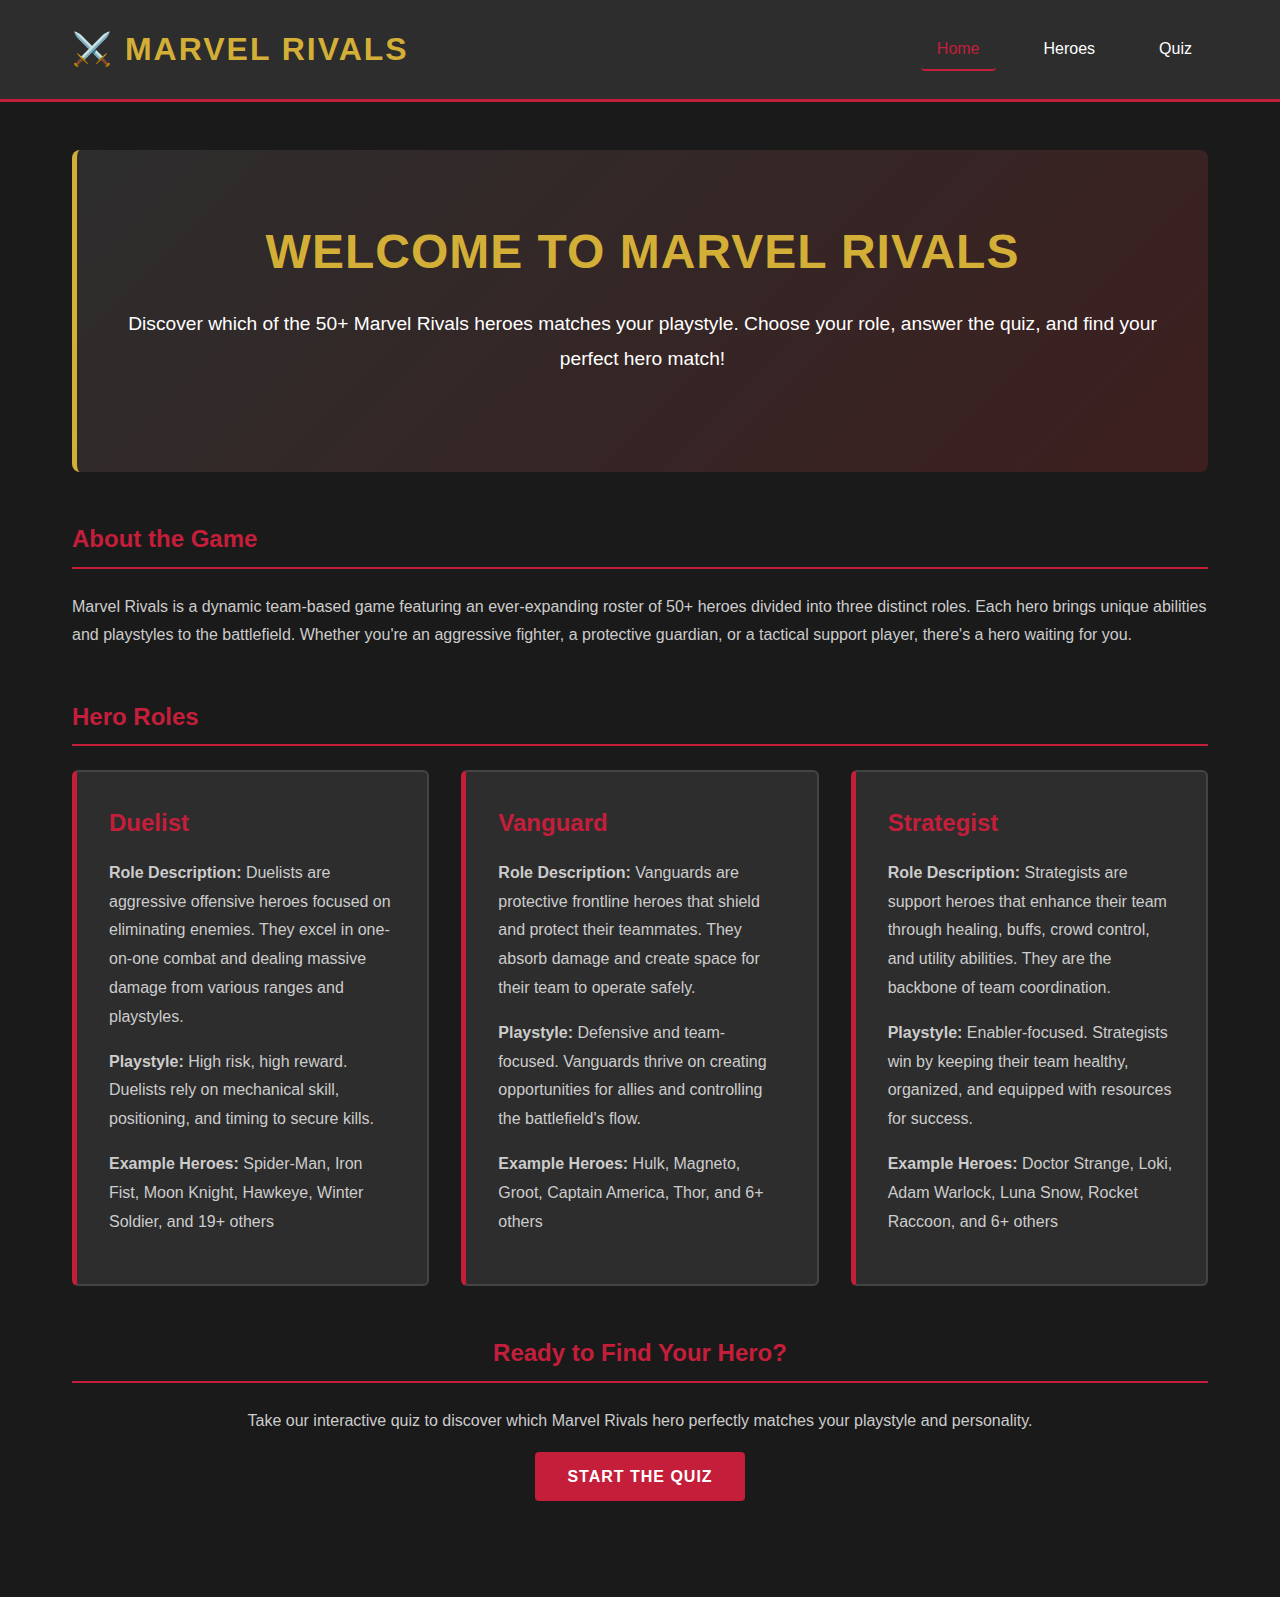
<file: index.html>
<!DOCTYPE html>
<html lang="en">
<head>
    <!-- HTML Meta Information -->
    <meta charset="UTF-8">
    <meta name="viewport" content="width=device-width, initial-scale=1.0">
    <meta name="description" content="Marvel Rivals - Discover Your Hero">
    <title>Marvel Rivals - Home</title>
    
    <!-- CSS Stylesheet -->
    <link rel="stylesheet" href="style.css">
</head>
<body>
    <!-- Header with Navigation Bar - appears on all pages -->
    <header>
        <div class="header-container">
            <a href="index.html" class="logo">⚔️ MARVEL RIVALS</a>
            <nav>
                <a href="index.html" class="active">Home</a>
                <a href="heroes.html">Heroes</a>
                <a href="quiz.html">Quiz</a>
            </nav>
        </div>
    </header>

    <!-- Main Content Section -->
    <main>
        <!-- Hero Banner Section -->
        <section class="hero">
            <h1>Welcome to Marvel Rivals</h1>
            <p>Discover which of the 50+ Marvel Rivals heroes matches your playstyle. Choose your role, answer the quiz, and find your perfect hero match!</p>
        </section>

        <!-- About Marvel Rivals -->
        <section>
            <h2>About the Game</h2>
            <p>Marvel Rivals is a dynamic team-based game featuring an ever-expanding roster of 50+ heroes divided into three distinct roles. Each hero brings unique abilities and playstyles to the battlefield. Whether you're an aggressive fighter, a protective guardian, or a tactical support player, there's a hero waiting for you.</p>
        </section>

        <!-- Role Information Section - demonstrates semantic HTML with descriptive content -->
        <section>
            <h2>Hero Roles</h2>
            <div class="roles-grid">
                <!-- Duelist Role Card -->
                <div class="role-card">
                    <h3>Duelist</h3>
                    <p><strong>Role Description:</strong> Duelists are aggressive offensive heroes focused on eliminating enemies. They excel in one-on-one combat and dealing massive damage from various ranges and playstyles.</p>
                    <p><strong>Playstyle:</strong> High risk, high reward. Duelists rely on mechanical skill, positioning, and timing to secure kills.</p>
                    <p><strong>Example Heroes:</strong> Spider-Man, Iron Fist, Moon Knight, Hawkeye, Winter Soldier, and 19+ others</p>
                </div>

                <!-- Vanguard Role Card -->
                <div class="role-card">
                    <h3>Vanguard</h3>
                    <p><strong>Role Description:</strong> Vanguards are protective frontline heroes that shield and protect their teammates. They absorb damage and create space for their team to operate safely.</p>
                    <p><strong>Playstyle:</strong> Defensive and team-focused. Vanguards thrive on creating opportunities for allies and controlling the battlefield's flow.</p>
                    <p><strong>Example Heroes:</strong> Hulk, Magneto, Groot, Captain America, Thor, and 6+ others</p>
                </div>

                <!-- Strategist Role Card -->
                <div class="role-card">
                    <h3>Strategist</h3>
                    <p><strong>Role Description:</strong> Strategists are support heroes that enhance their team through healing, buffs, crowd control, and utility abilities. They are the backbone of team coordination.</p>
                    <p><strong>Playstyle:</strong> Enabler-focused. Strategists win by keeping their team healthy, organized, and equipped with resources for success.</p>
                    <p><strong>Example Heroes:</strong> Doctor Strange, Loki, Adam Warlock, Luna Snow, Rocket Raccoon, and 6+ others</p>
                </div>
            </div>
        </section>

        <!-- Call to Action -->
        <section class="text-center mt-2">
            <h2>Ready to Find Your Hero?</h2>
            <p>Take our interactive quiz to discover which Marvel Rivals hero perfectly matches your playstyle and personality.</p>
            <a href="quiz.html" class="button">Start the Quiz</a>
        </section>
    </main>

</body>
</html>
</file>
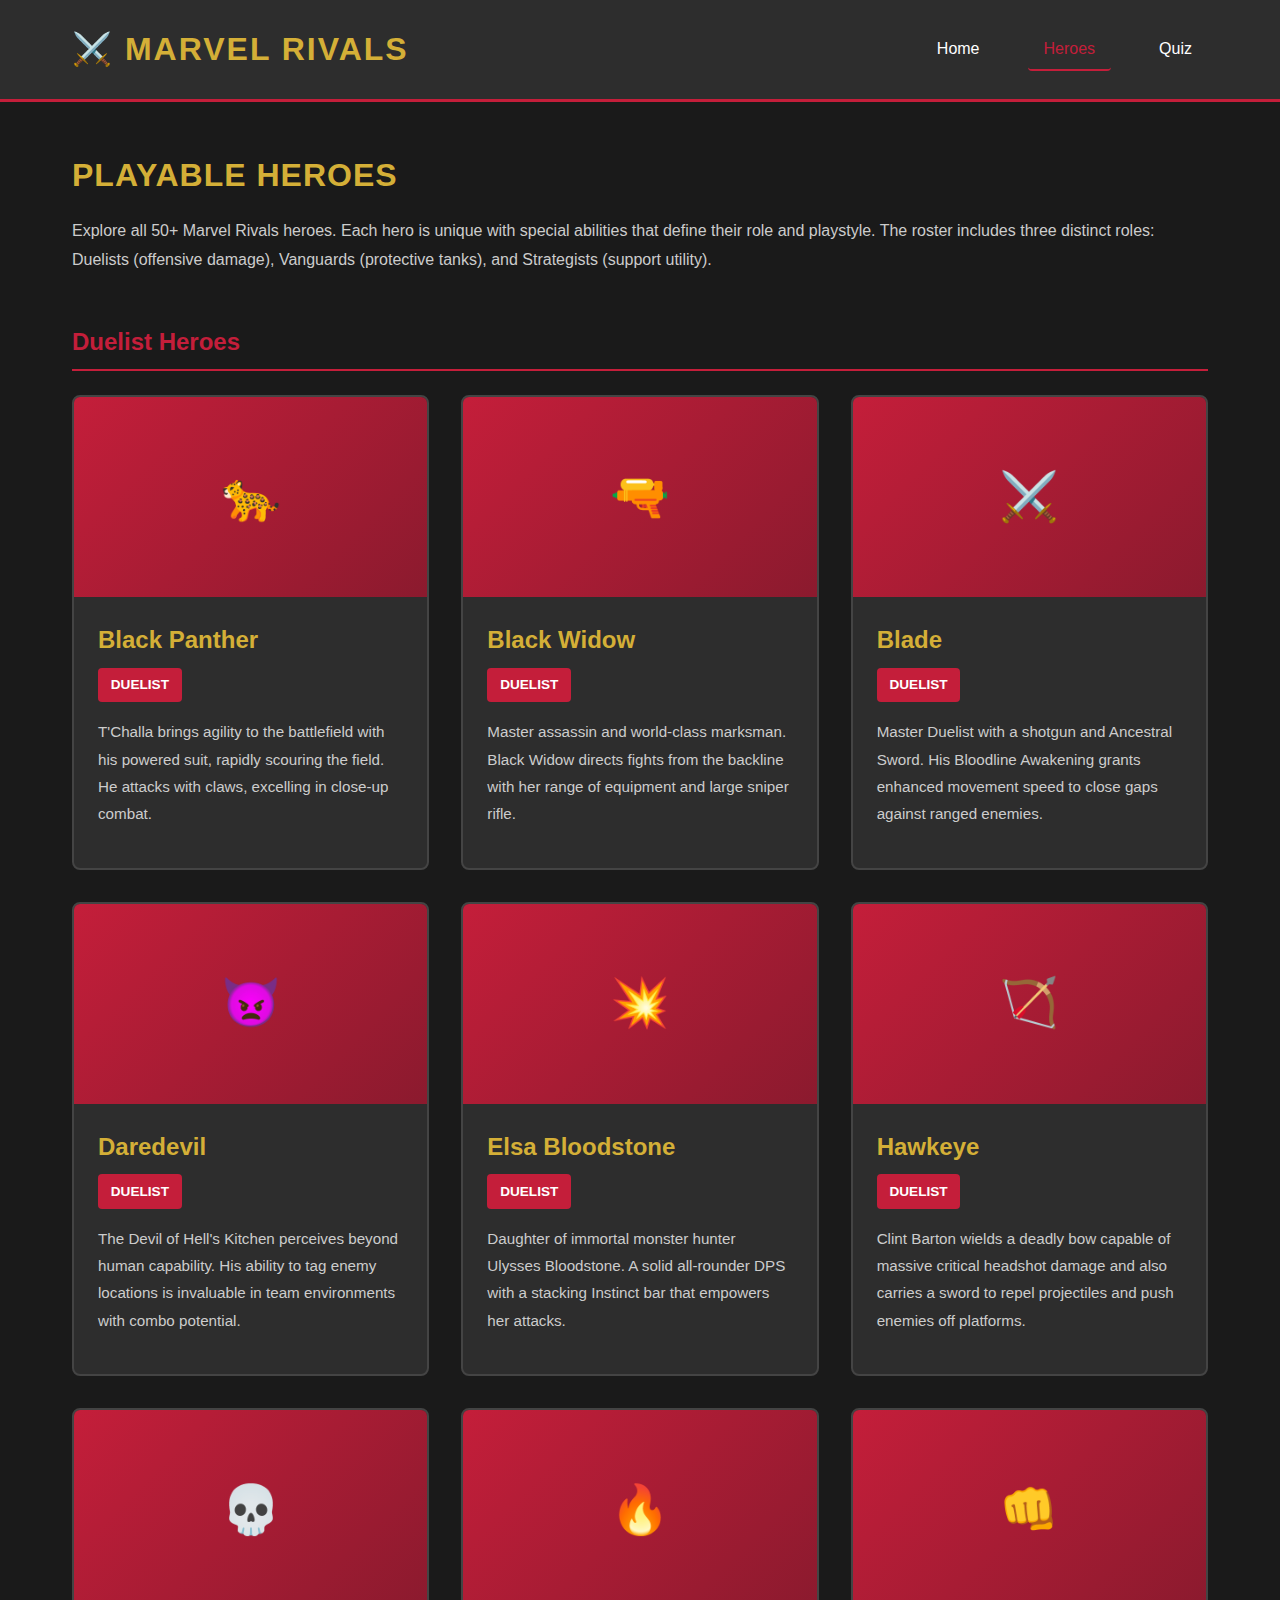
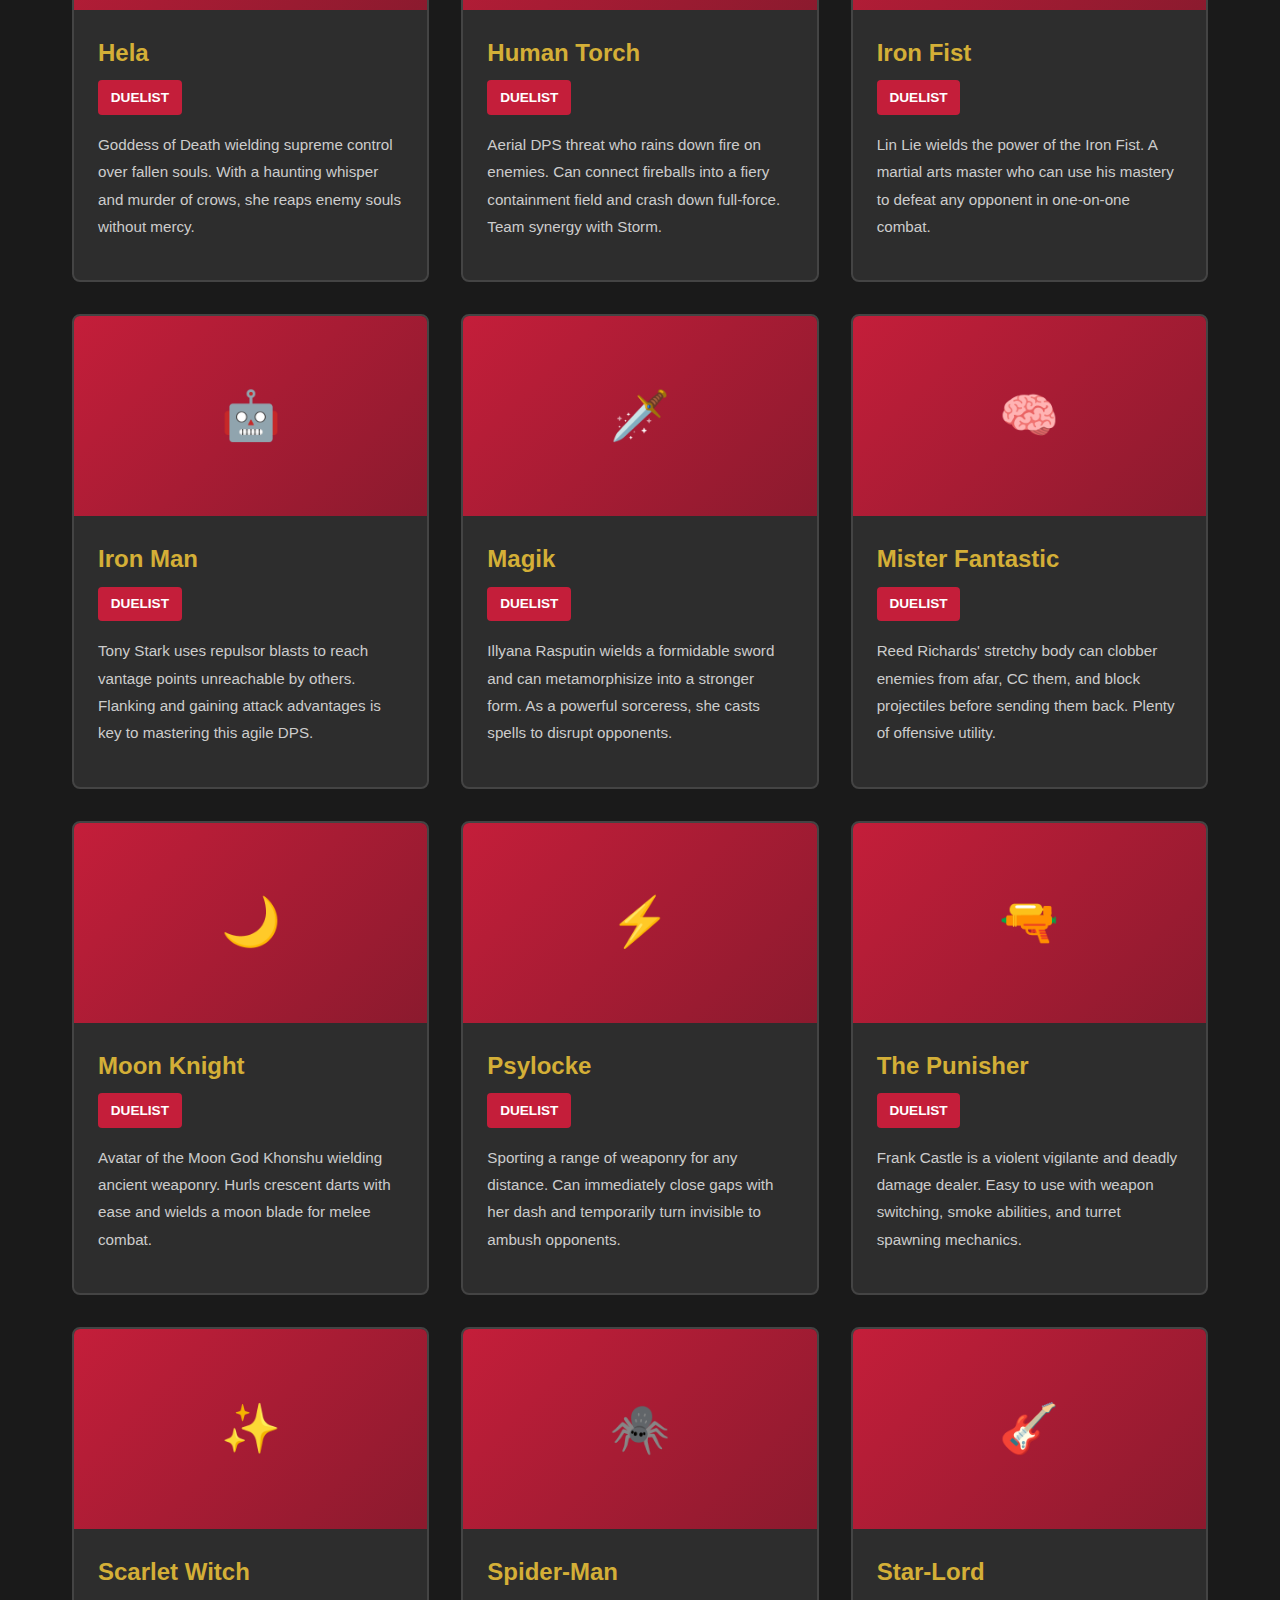
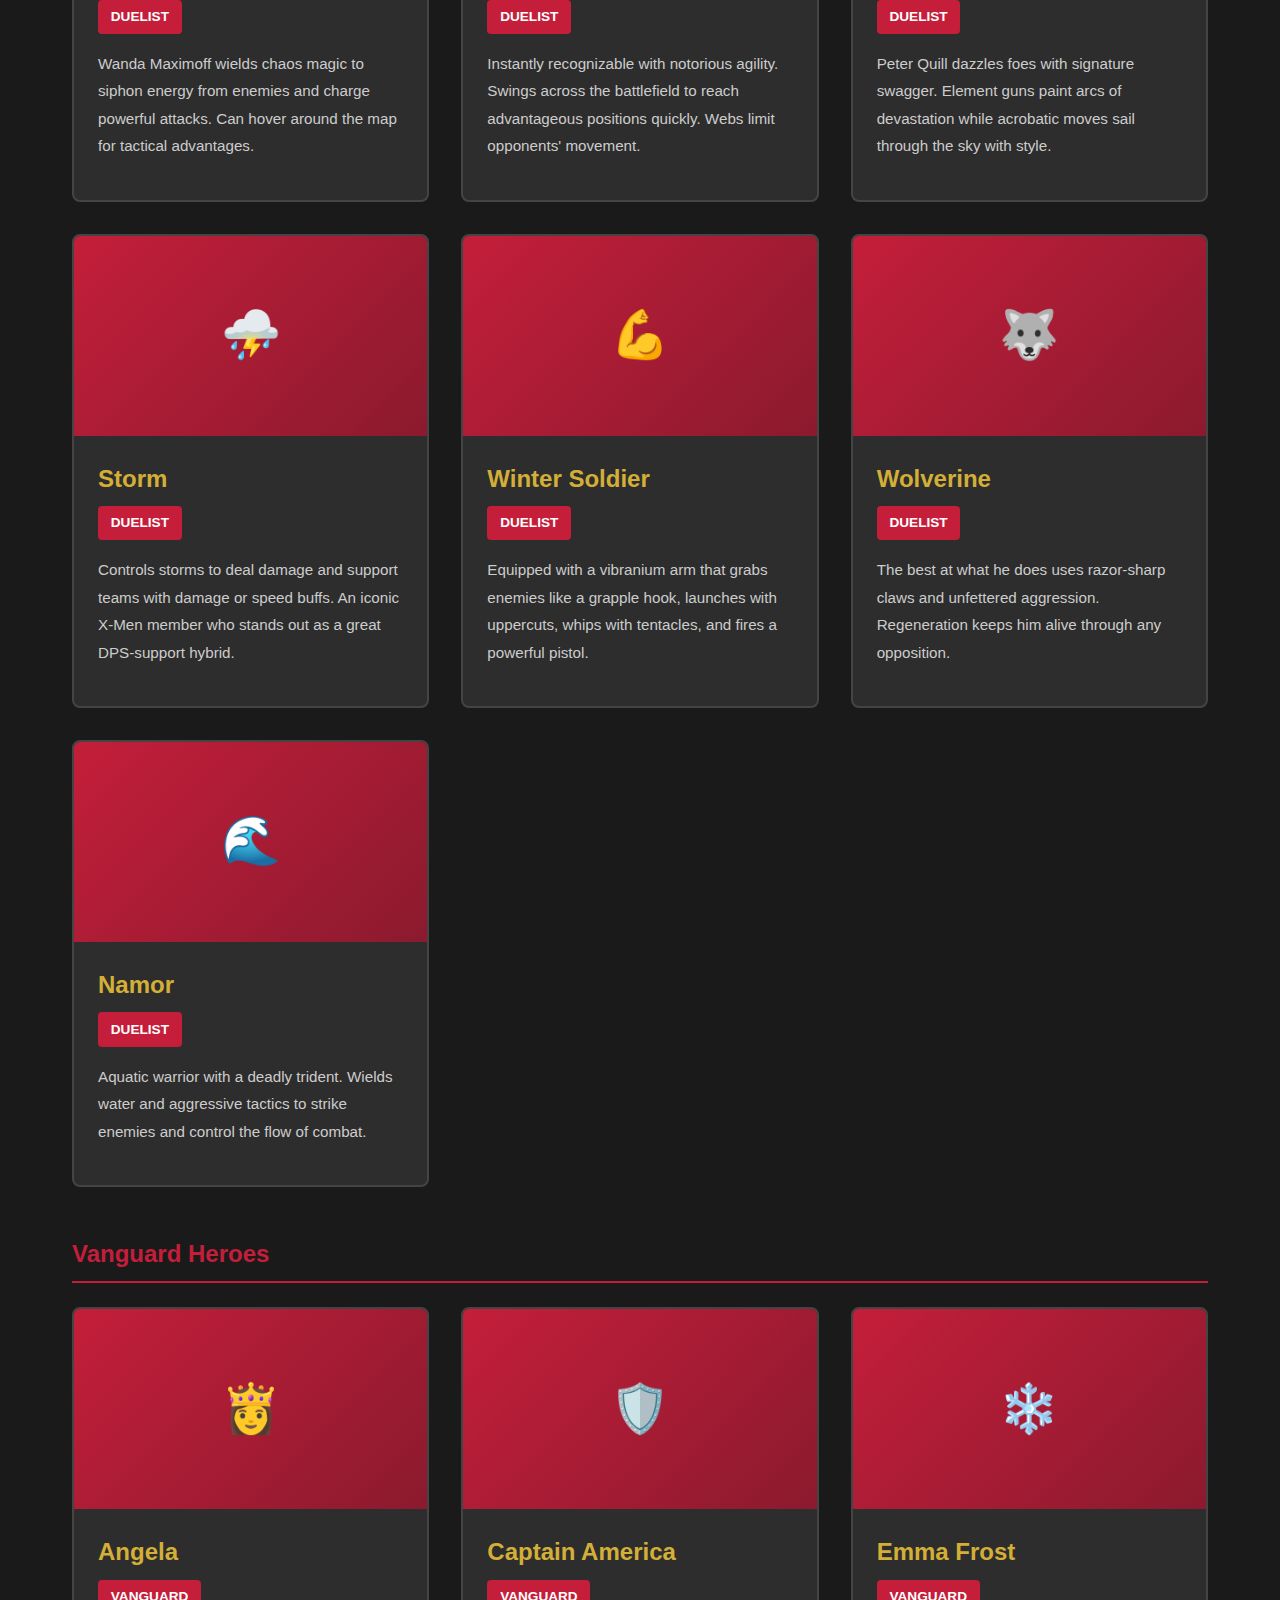
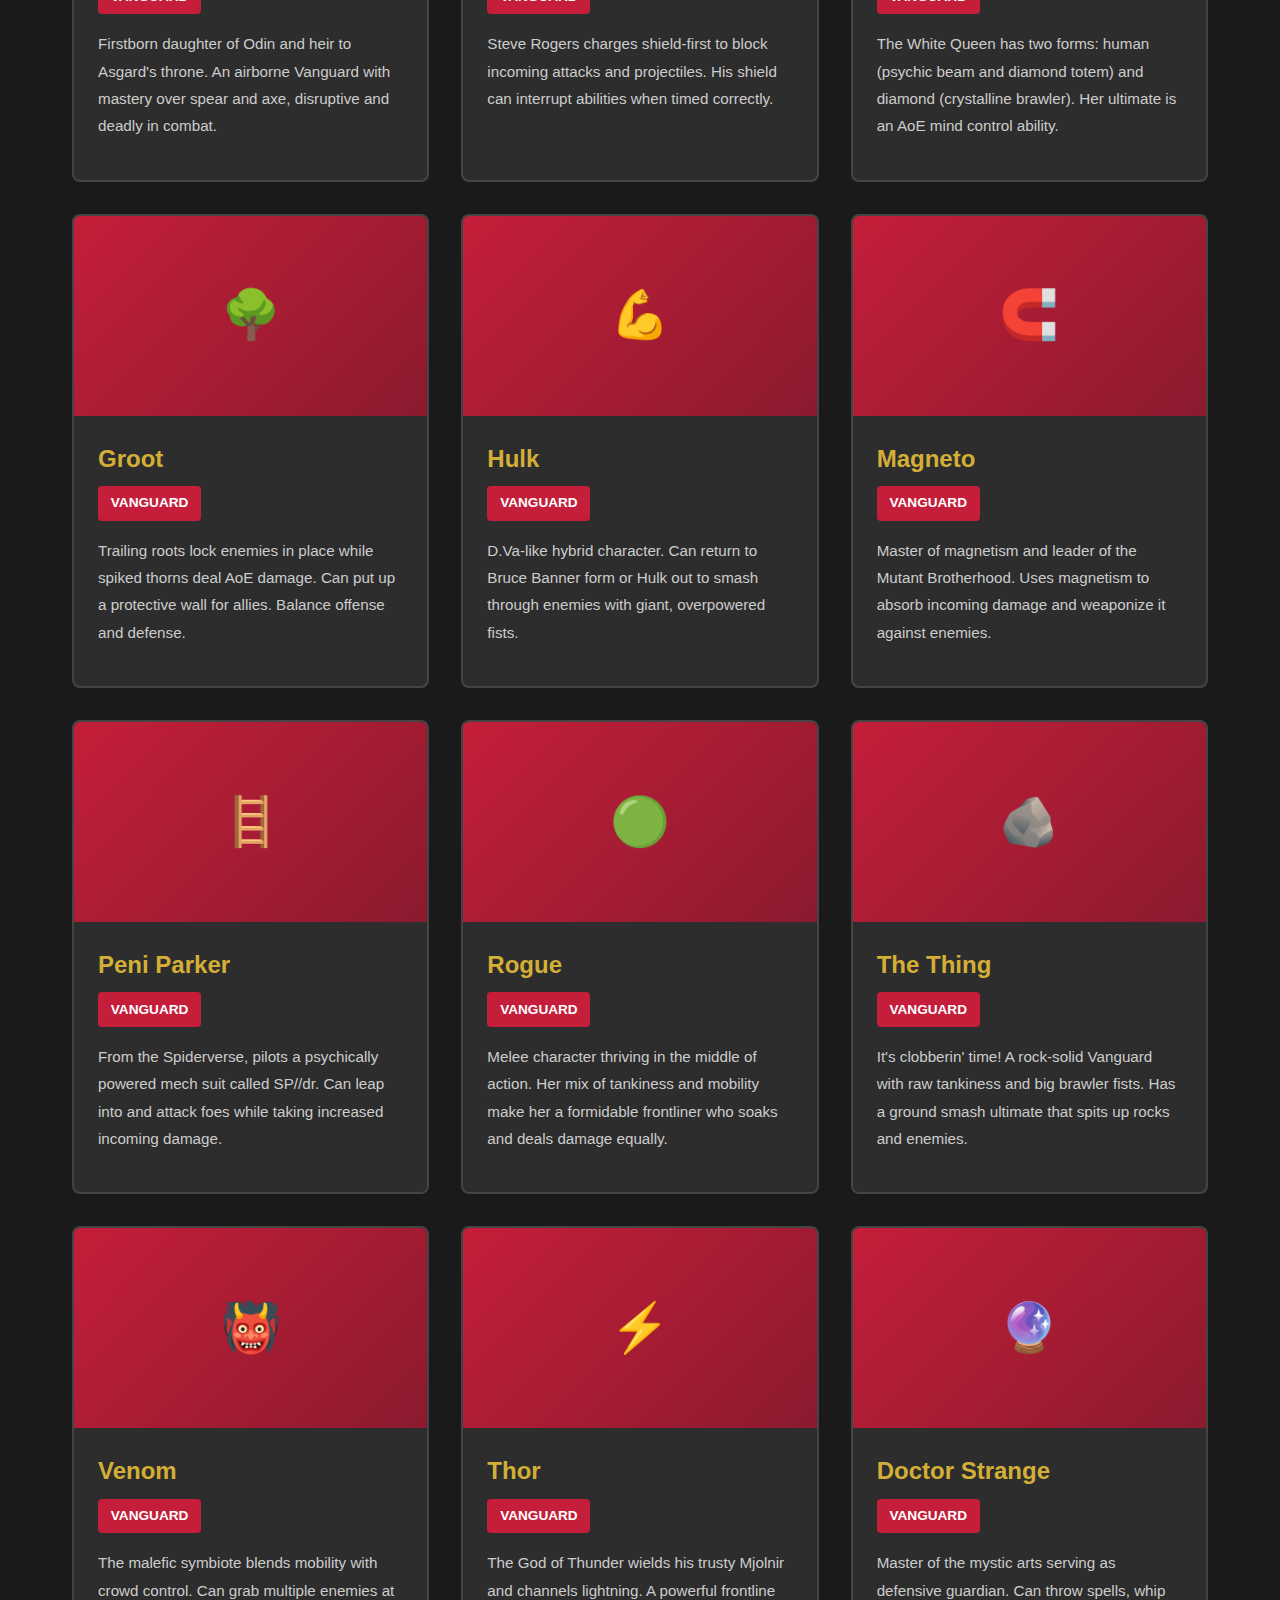
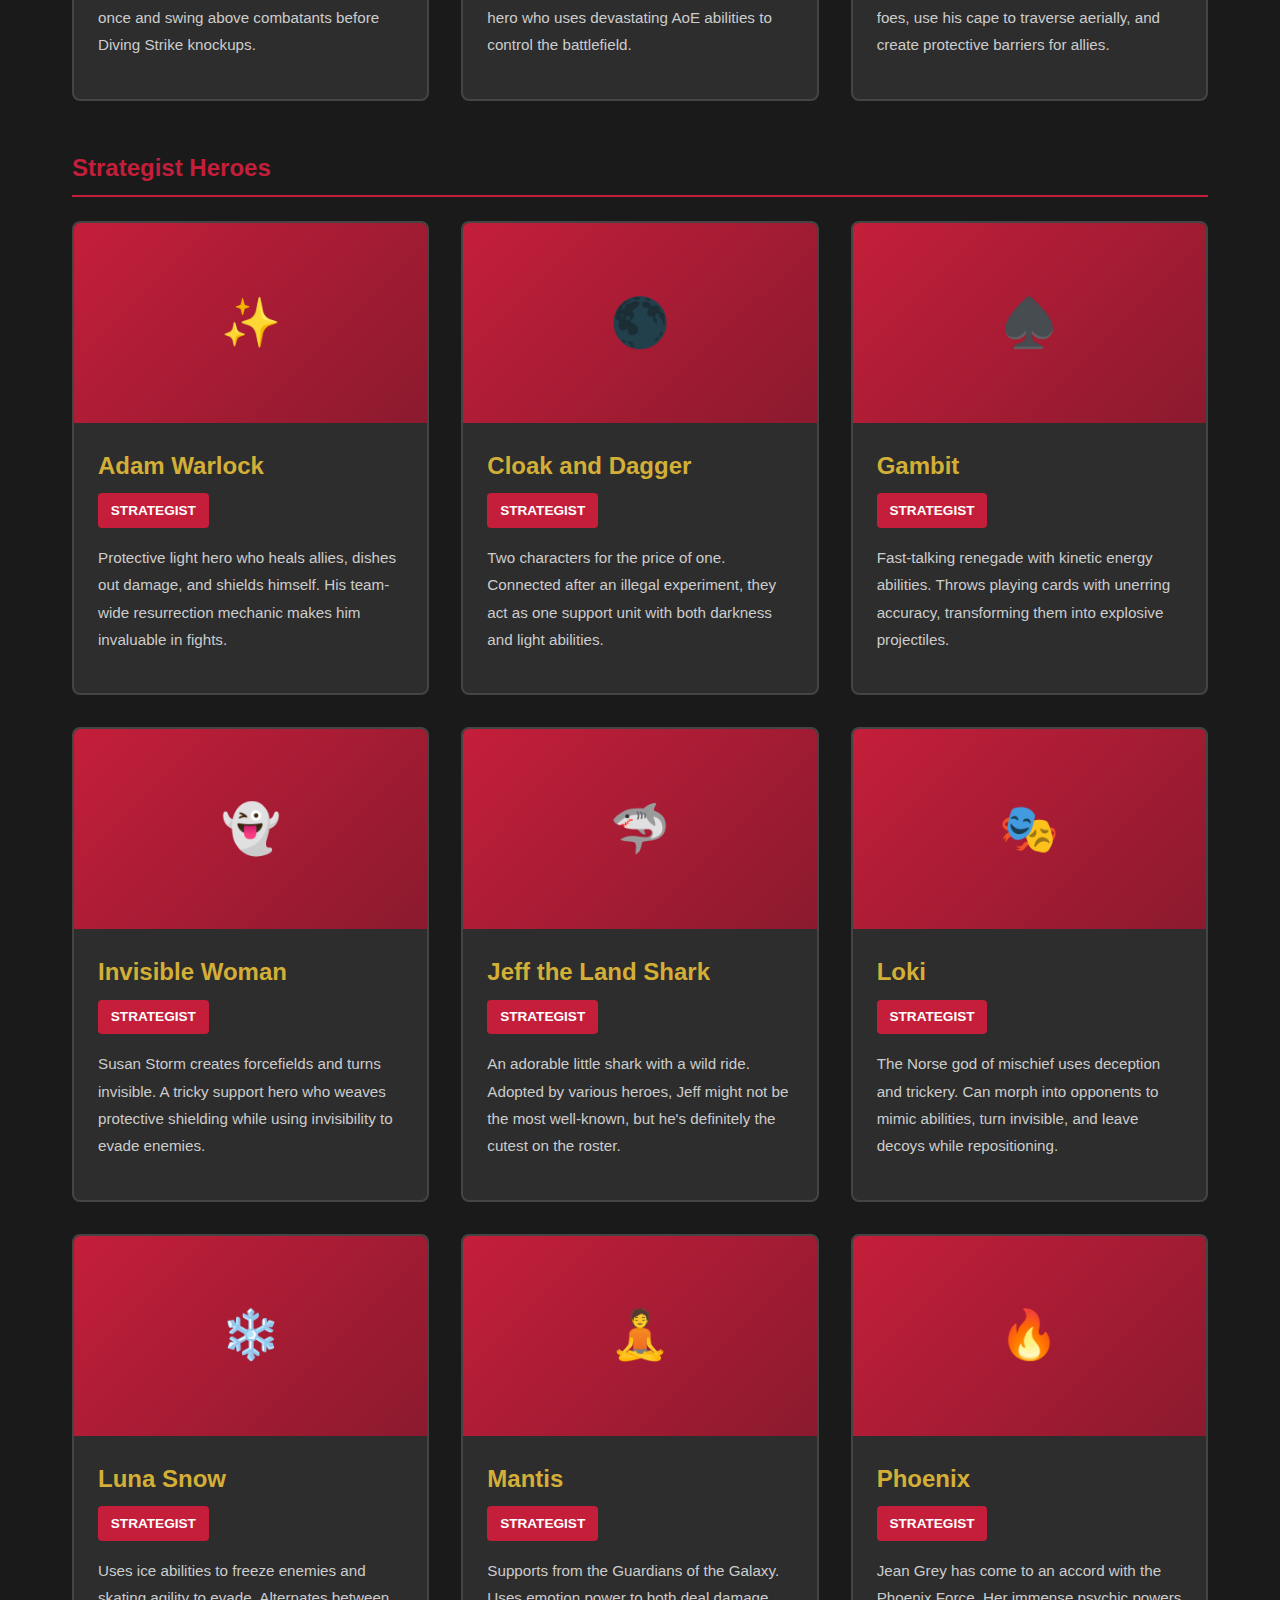
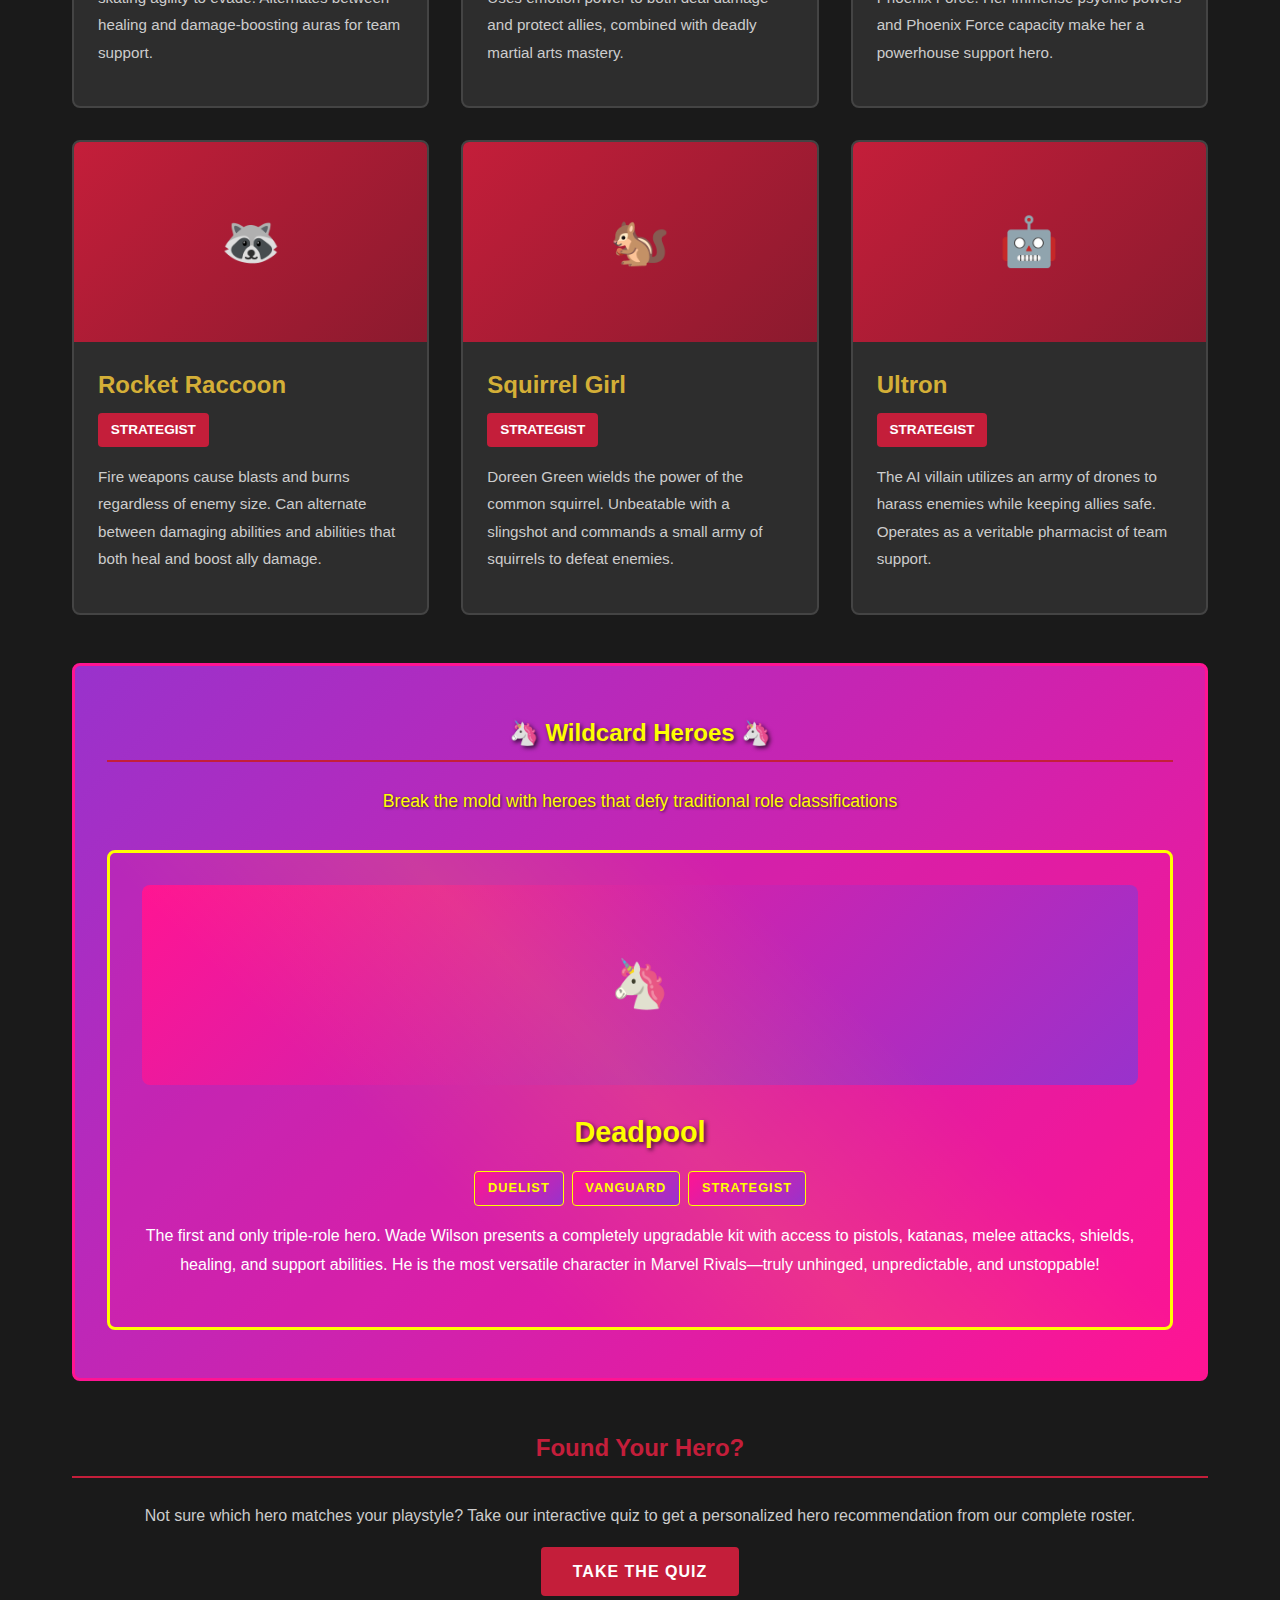
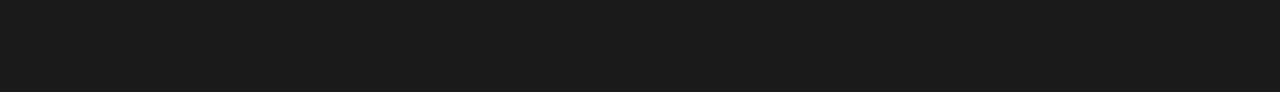
<file: heroes.html>
<!DOCTYPE html>
<html lang="en">
<head>
    <!-- HTML Meta Information -->
    <meta charset="UTF-8">
    <meta name="viewport" content="width=device-width, initial-scale=1.0">
    <meta name="description" content="Marvel Rivals - Hero Gallery">
    <title>Marvel Rivals - Heroes</title>
    
    <!-- CSS Stylesheet -->
    <link rel="stylesheet" href="style.css">
</head>
<body>
    <!-- Header with Navigation Bar -->
    <header>
        <div class="header-container">
            <a href="index.html" class="logo">⚔️ MARVEL RIVALS</a>
            <nav>
                <a href="index.html">Home</a>
                <a href="heroes.html" class="active">Heroes</a>
                <a href="quiz.html">Quiz</a>
            </nav>
        </div>
    </header>

    <!-- Main Content Section -->
    <main>
        <!-- Page Title -->
        <section>
            <h1>Playable Heroes</h1>
            <p>Explore all 50+ Marvel Rivals heroes. Each hero is unique with special abilities that define their role and playstyle. The roster includes three distinct roles: Duelists (offensive damage), Vanguards (protective tanks), and Strategists (support utility).</p>
        </section>

        <!-- DUELIST HEROES SECTION -->
        <section>
            <h2>Duelist Heroes</h2>
            <div class="heroes-grid">
                <!-- Black Panther -->
                <div class="hero-card">
                    <div class="hero-image">🐆</div>
                    <div class="hero-content">
                        <h3>Black Panther</h3>
                        <span class="hero-role">Duelist</span>
                        <p class="hero-description">T'Challa brings agility to the battlefield with his powered suit, rapidly scouring the field. He attacks with claws, excelling in close-up combat.</p>
                    </div>
                </div>

                <!-- Black Widow -->
                <div class="hero-card">
                    <div class="hero-image">🔫</div>
                    <div class="hero-content">
                        <h3>Black Widow</h3>
                        <span class="hero-role">Duelist</span>
                        <p class="hero-description">Master assassin and world-class marksman. Black Widow directs fights from the backline with her range of equipment and large sniper rifle.</p>
                    </div>
                </div>

                <!-- Blade -->
                <div class="hero-card">
                    <div class="hero-image">⚔️</div>
                    <div class="hero-content">
                        <h3>Blade</h3>
                        <span class="hero-role">Duelist</span>
                        <p class="hero-description">Master Duelist with a shotgun and Ancestral Sword. His Bloodline Awakening grants enhanced movement speed to close gaps against ranged enemies.</p>
                    </div>
                </div>

                <!-- Daredevil -->
                <div class="hero-card">
                    <div class="hero-image">👿</div>
                    <div class="hero-content">
                        <h3>Daredevil</h3>
                        <span class="hero-role">Duelist</span>
                        <p class="hero-description">The Devil of Hell's Kitchen perceives beyond human capability. His ability to tag enemy locations is invaluable in team environments with combo potential.</p>
                    </div>
                </div>

                <!-- Elsa Bloodstone -->
                <div class="hero-card">
                    <div class="hero-image">💥</div>
                    <div class="hero-content">
                        <h3>Elsa Bloodstone</h3>
                        <span class="hero-role">Duelist</span>
                        <p class="hero-description">Daughter of immortal monster hunter Ulysses Bloodstone. A solid all-rounder DPS with a stacking Instinct bar that empowers her attacks.</p>
                    </div>
                </div>


                <!-- Hawkeye -->
                <div class="hero-card">
                    <div class="hero-image">🏹</div>
                    <div class="hero-content">
                        <h3>Hawkeye</h3>
                        <span class="hero-role">Duelist</span>
                        <p class="hero-description">Clint Barton wields a deadly bow capable of massive critical headshot damage and also carries a sword to repel projectiles and push enemies off platforms.</p>
                    </div>
                </div>

                <!-- Hela -->
                <div class="hero-card">
                    <div class="hero-image">💀</div>
                    <div class="hero-content">
                        <h3>Hela</h3>
                        <span class="hero-role">Duelist</span>
                        <p class="hero-description">Goddess of Death wielding supreme control over fallen souls. With a haunting whisper and murder of crows, she reaps enemy souls without mercy.</p>
                    </div>
                </div>

                <!-- Human Torch -->
                <div class="hero-card">
                    <div class="hero-image">🔥</div>
                    <div class="hero-content">
                        <h3>Human Torch</h3>
                        <span class="hero-role">Duelist</span>
                        <p class="hero-description">Aerial DPS threat who rains down fire on enemies. Can connect fireballs into a fiery containment field and crash down full-force. Team synergy with Storm.</p>
                    </div>
                </div>

                <!-- Iron Fist -->
                <div class="hero-card">
                    <div class="hero-image">👊</div>
                    <div class="hero-content">
                        <h3>Iron Fist</h3>
                        <span class="hero-role">Duelist</span>
                        <p class="hero-description">Lin Lie wields the power of the Iron Fist. A martial arts master who can use his mastery to defeat any opponent in one-on-one combat.</p>
                    </div>
                </div>

                <!-- Iron Man -->
                <div class="hero-card">
                    <div class="hero-image">🤖</div>
                    <div class="hero-content">
                        <h3>Iron Man</h3>
                        <span class="hero-role">Duelist</span>
                        <p class="hero-description">Tony Stark uses repulsor blasts to reach vantage points unreachable by others. Flanking and gaining attack advantages is key to mastering this agile DPS.</p>
                    </div>
                </div>

                <!-- Magik -->
                <div class="hero-card">
                    <div class="hero-image">🗡️</div>
                    <div class="hero-content">
                        <h3>Magik</h3>
                        <span class="hero-role">Duelist</span>
                        <p class="hero-description">Illyana Rasputin wields a formidable sword and can metamorphisize into a stronger form. As a powerful sorceress, she casts spells to disrupt opponents.</p>
                    </div>
                </div>

                <!-- Mister Fantastic -->
                <div class="hero-card">
                    <div class="hero-image">🧠</div>
                    <div class="hero-content">
                        <h3>Mister Fantastic</h3>
                        <span class="hero-role">Duelist</span>
                        <p class="hero-description">Reed Richards' stretchy body can clobber enemies from afar, CC them, and block projectiles before sending them back. Plenty of offensive utility.</p>
                    </div>
                </div>

                <!-- Moon Knight -->
                <div class="hero-card">
                    <div class="hero-image">🌙</div>
                    <div class="hero-content">
                        <h3>Moon Knight</h3>
                        <span class="hero-role">Duelist</span>
                        <p class="hero-description">Avatar of the Moon God Khonshu wielding ancient weaponry. Hurls crescent darts with ease and wields a moon blade for melee combat.</p>
                    </div>
                </div>

                <!-- Psylocke -->
                <div class="hero-card">
                    <div class="hero-image">⚡</div>
                    <div class="hero-content">
                        <h3>Psylocke</h3>
                        <span class="hero-role">Duelist</span>
                        <p class="hero-description">Sporting a range of weaponry for any distance. Can immediately close gaps with her dash and temporarily turn invisible to ambush opponents.</p>
                    </div>
                </div>

                <!-- The Punisher -->
                <div class="hero-card">
                    <div class="hero-image">🔫</div>
                    <div class="hero-content">
                        <h3>The Punisher</h3>
                        <span class="hero-role">Duelist</span>
                        <p class="hero-description">Frank Castle is a violent vigilante and deadly damage dealer. Easy to use with weapon switching, smoke abilities, and turret spawning mechanics.</p>
                    </div>
                </div>

                <!-- Scarlet Witch -->
                <div class="hero-card">
                    <div class="hero-image">✨</div>
                    <div class="hero-content">
                        <h3>Scarlet Witch</h3>
                        <span class="hero-role">Duelist</span>
                        <p class="hero-description">Wanda Maximoff wields chaos magic to siphon energy from enemies and charge powerful attacks. Can hover around the map for tactical advantages.</p>
                    </div>
                </div>

                <!-- Spider-Man -->
                <div class="hero-card">
                    <div class="hero-image">🕷️</div>
                    <div class="hero-content">
                        <h3>Spider-Man</h3>
                        <span class="hero-role">Duelist</span>
                        <p class="hero-description">Instantly recognizable with notorious agility. Swings across the battlefield to reach advantageous positions quickly. Webs limit opponents' movement.</p>
                    </div>
                </div>

                <!-- Star-Lord -->
                <div class="hero-card">
                    <div class="hero-image">🎸</div>
                    <div class="hero-content">
                        <h3>Star-Lord</h3>
                        <span class="hero-role">Duelist</span>
                        <p class="hero-description">Peter Quill dazzles foes with signature swagger. Element guns paint arcs of devastation while acrobatic moves sail through the sky with style.</p>
                    </div>
                </div>

                <!-- Storm -->
                <div class="hero-card">
                    <div class="hero-image">⛈️</div>
                    <div class="hero-content">
                        <h3>Storm</h3>
                        <span class="hero-role">Duelist</span>
                        <p class="hero-description">Controls storms to deal damage and support teams with damage or speed buffs. An iconic X-Men member who stands out as a great DPS-support hybrid.</p>
                    </div>
                </div>

                <!-- Winter Soldier -->
                <div class="hero-card">
                    <div class="hero-image">💪</div>
                    <div class="hero-content">
                        <h3>Winter Soldier</h3>
                        <span class="hero-role">Duelist</span>
                        <p class="hero-description">Equipped with a vibranium arm that grabs enemies like a grapple hook, launches with uppercuts, whips with tentacles, and fires a powerful pistol.</p>
                    </div>
                </div>

                <!-- Wolverine -->
                <div class="hero-card">
                    <div class="hero-image">🐺</div>
                    <div class="hero-content">
                        <h3>Wolverine</h3>
                        <span class="hero-role">Duelist</span>
                        <p class="hero-description">The best at what he does uses razor-sharp claws and unfettered aggression. Regeneration keeps him alive through any opposition.</p>
                    </div>
                </div>

                <!-- Namor -->
                <div class="hero-card">
                    <div class="hero-image">🌊</div>
                    <div class="hero-content">
                        <h3>Namor</h3>
                        <span class="hero-role">Duelist</span>
                        <p class="hero-description">Aquatic warrior with a deadly trident. Wields water and aggressive tactics to strike enemies and control the flow of combat.</p>
                    </div>
                </div>
            </div>
        </section>

        <!-- VANGUARD HEROES SECTION -->
        <section>
            <h2>Vanguard Heroes</h2>
            <div class="heroes-grid">
                <!-- Angela -->
                <div class="hero-card">
                    <div class="hero-image">👸</div>
                    <div class="hero-content">
                        <h3>Angela</h3>
                        <span class="hero-role">Vanguard</span>
                        <p class="hero-description">Firstborn daughter of Odin and heir to Asgard's throne. An airborne Vanguard with mastery over spear and axe, disruptive and deadly in combat.</p>
                    </div>
                </div>

                <!-- Captain America -->
                <div class="hero-card">
                    <div class="hero-image">🛡️</div>
                    <div class="hero-content">
                        <h3>Captain America</h3>
                        <span class="hero-role">Vanguard</span>
                        <p class="hero-description">Steve Rogers charges shield-first to block incoming attacks and projectiles. His shield can interrupt abilities when timed correctly.</p>
                    </div>
                </div>

                <!-- Emma Frost -->
                <div class="hero-card">
                    <div class="hero-image">❄️</div>
                    <div class="hero-content">
                        <h3>Emma Frost</h3>
                        <span class="hero-role">Vanguard</span>
                        <p class="hero-description">The White Queen has two forms: human (psychic beam and diamond totem) and diamond (crystalline brawler). Her ultimate is an AoE mind control ability.</p>
                    </div>
                </div>

                <!-- Groot -->
                <div class="hero-card">
                    <div class="hero-image">🌳</div>
                    <div class="hero-content">
                        <h3>Groot</h3>
                        <span class="hero-role">Vanguard</span>
                        <p class="hero-description">Trailing roots lock enemies in place while spiked thorns deal AoE damage. Can put up a protective wall for allies. Balance offense and defense.</p>
                    </div>
                </div>

                <!-- Hulk -->
                <div class="hero-card">
                    <div class="hero-image">💪</div>
                    <div class="hero-content">
                        <h3>Hulk</h3>
                        <span class="hero-role">Vanguard</span>
                        <p class="hero-description">D.Va-like hybrid character. Can return to Bruce Banner form or Hulk out to smash through enemies with giant, overpowered fists.</p>
                    </div>
                </div>

                <!-- Magneto -->
                <div class="hero-card">
                    <div class="hero-image">🧲</div>
                    <div class="hero-content">
                        <h3>Magneto</h3>
                        <span class="hero-role">Vanguard</span>
                        <p class="hero-description">Master of magnetism and leader of the Mutant Brotherhood. Uses magnetism to absorb incoming damage and weaponize it against enemies.</p>
                    </div>
                </div>

                <!-- Peni Parker -->
                <div class="hero-card">
                    <div class="hero-image">🪜</div>
                    <div class="hero-content">
                        <h3>Peni Parker</h3>
                        <span class="hero-role">Vanguard</span>
                        <p class="hero-description">From the Spiderverse, pilots a psychically powered mech suit called SP//dr. Can leap into and attack foes while taking increased incoming damage.</p>
                    </div>
                </div>

                <!-- Rogue -->
                <div class="hero-card">
                    <div class="hero-image">🟢</div>
                    <div class="hero-content">
                        <h3>Rogue</h3>
                        <span class="hero-role">Vanguard</span>
                        <p class="hero-description">Melee character thriving in the middle of action. Her mix of tankiness and mobility make her a formidable frontliner who soaks and deals damage equally.</p>
                    </div>
                </div>

                <!-- The Thing -->
                <div class="hero-card">
                    <div class="hero-image">🪨</div>
                    <div class="hero-content">
                        <h3>The Thing</h3>
                        <span class="hero-role">Vanguard</span>
                        <p class="hero-description">It's clobberin' time! A rock-solid Vanguard with raw tankiness and big brawler fists. Has a ground smash ultimate that spits up rocks and enemies.</p>
                    </div>
                </div>

                <!-- Venom -->
                <div class="hero-card">
                    <div class="hero-image">👹</div>
                    <div class="hero-content">
                        <h3>Venom</h3>
                        <span class="hero-role">Vanguard</span>
                        <p class="hero-description">The malefic symbiote blends mobility with crowd control. Can grab multiple enemies at once and swing above combatants before Diving Strike knockups.</p>
                    </div>
                </div>

                <!-- Thor -->
                <div class="hero-card">
                    <div class="hero-image">⚡</div>
                    <div class="hero-content">
                        <h3>Thor</h3>
                        <span class="hero-role">Vanguard</span>
                        <p class="hero-description">The God of Thunder wields his trusty Mjolnir and channels lightning. A powerful frontline hero who uses devastating AoE abilities to control the battlefield.</p>
                    </div>
                </div>

                <!-- Doctor Strange -->
                <div class="hero-card">
                    <div class="hero-image">🔮</div>
                    <div class="hero-content">
                        <h3>Doctor Strange</h3>
                        <span class="hero-role">Vanguard</span>
                        <p class="hero-description">Master of the mystic arts serving as defensive guardian. Can throw spells, whip foes, use his cape to traverse aerially, and create protective barriers for allies.</p>
                    </div>
                </div>
            </div>
        </section>

        <!-- STRATEGIST HEROES SECTION -->
        <section>
            <h2>Strategist Heroes</h2>
            <div class="heroes-grid">
                <!-- Adam Warlock -->
                <div class="hero-card">
                    <div class="hero-image">✨</div>
                    <div class="hero-content">
                        <h3>Adam Warlock</h3>
                        <span class="hero-role">Strategist</span>
                        <p class="hero-description">Protective light hero who heals allies, dishes out damage, and shields himself. His team-wide resurrection mechanic makes him invaluable in fights.</p>
                    </div>
                </div>

                <!-- Cloak and Dagger -->
                <div class="hero-card">
                    <div class="hero-image">🌑</div>
                    <div class="hero-content">
                        <h3>Cloak and Dagger</h3>
                        <span class="hero-role">Strategist</span>
                        <p class="hero-description">Two characters for the price of one. Connected after an illegal experiment, they act as one support unit with both darkness and light abilities.</p>
                    </div>
                </div>

                <!-- Gambit -->
                <div class="hero-card">
                    <div class="hero-image">♠️</div>
                    <div class="hero-content">
                        <h3>Gambit</h3>
                        <span class="hero-role">Strategist</span>
                        <p class="hero-description">Fast-talking renegade with kinetic energy abilities. Throws playing cards with unerring accuracy, transforming them into explosive projectiles.</p>
                    </div>
                </div>

                <!-- Invisible Woman -->
                <div class="hero-card">
                    <div class="hero-image">👻</div>
                    <div class="hero-content">
                        <h3>Invisible Woman</h3>
                        <span class="hero-role">Strategist</span>
                        <p class="hero-description">Susan Storm creates forcefields and turns invisible. A tricky support hero who weaves protective shielding while using invisibility to evade enemies.</p>
                    </div>
                </div>

                <!-- Jeff the Land Shark -->
                <div class="hero-card">
                    <div class="hero-image">🦈</div>
                    <div class="hero-content">
                        <h3>Jeff the Land Shark</h3>
                        <span class="hero-role">Strategist</span>
                        <p class="hero-description">An adorable little shark with a wild ride. Adopted by various heroes, Jeff might not be the most well-known, but he's definitely the cutest on the roster.</p>
                    </div>
                </div>

                <!-- Loki -->
                <div class="hero-card">
                    <div class="hero-image">🎭</div>
                    <div class="hero-content">
                        <h3>Loki</h3>
                        <span class="hero-role">Strategist</span>
                        <p class="hero-description">The Norse god of mischief uses deception and trickery. Can morph into opponents to mimic abilities, turn invisible, and leave decoys while repositioning.</p>
                    </div>
                </div>

                <!-- Luna Snow -->
                <div class="hero-card">
                    <div class="hero-image">❄️</div>
                    <div class="hero-content">
                        <h3>Luna Snow</h3>
                        <span class="hero-role">Strategist</span>
                        <p class="hero-description">Uses ice abilities to freeze enemies and skating agility to evade. Alternates between healing and damage-boosting auras for team support.</p>
                    </div>
                </div>

                <!-- Mantis -->
                <div class="hero-card">
                    <div class="hero-image">🧘</div>
                    <div class="hero-content">
                        <h3>Mantis</h3>
                        <span class="hero-role">Strategist</span>
                        <p class="hero-description">Supports from the Guardians of the Galaxy. Uses emotion power to both deal damage and protect allies, combined with deadly martial arts mastery.</p>
                    </div>
                </div>

                <!-- Phoenix -->
                <div class="hero-card">
                    <div class="hero-image">🔥</div>
                    <div class="hero-content">
                        <h3>Phoenix</h3>
                        <span class="hero-role">Strategist</span>
                        <p class="hero-description">Jean Grey has come to an accord with the Phoenix Force. Her immense psychic powers and Phoenix Force capacity make her a powerhouse support hero.</p>
                    </div>
                </div>

                <!-- Rocket Raccoon -->
                <div class="hero-card">
                    <div class="hero-image">🦝</div>
                    <div class="hero-content">
                        <h3>Rocket Raccoon</h3>
                        <span class="hero-role">Strategist</span>
                        <p class="hero-description">Fire weapons cause blasts and burns regardless of enemy size. Can alternate between damaging abilities and abilities that both heal and boost ally damage.</p>
                    </div>
                </div>

                <!-- Squirrel Girl -->
                <div class="hero-card">
                    <div class="hero-image">🐿️</div>
                    <div class="hero-content">
                        <h3>Squirrel Girl</h3>
                        <span class="hero-role">Strategist</span>
                        <p class="hero-description">Doreen Green wields the power of the common squirrel. Unbeatable with a slingshot and commands a small army of squirrels to defeat enemies.</p>
                    </div>
                </div>

                <!-- Ultron -->
                <div class="hero-card">
                    <div class="hero-image">🤖</div>
                    <div class="hero-content">
                        <h3>Ultron</h3>
                        <span class="hero-role">Strategist</span>
                        <p class="hero-description">The AI villain utilizes an army of drones to harass enemies while keeping allies safe. Operates as a veritable pharmacist of team support.</p>
                    </div>
                </div>
            </div>
        </section>

        <!-- WILDCARD HEROES SECTION -->
        <section class="wildcard-section">
            <h2>🦄 Wildcard Heroes 🦄</h2>
            <p style="color: #ffff00; font-size: 1.1rem; margin-bottom: 2rem; text-shadow: 1px 1px 3px rgba(0, 0, 0, 0.7);">Break the mold with heroes that defy traditional role classifications</p>
            <div class="wildcard-grid">
                <!-- Deadpool -->
                <div class="wildcard-card">
                    <div class="hero-image" style="background: linear-gradient(135deg, #ff1493, #9932cc); height: 200px; display: flex; align-items: center; justify-content: center; font-size: 3rem; border-radius: 8px; margin-bottom: 1.5rem;">🦄</div>
                    <h3>Deadpool</h3>
                    <div class="wildcard-roles">
                        <span class="wildcard-role">Duelist</span>
                        <span class="wildcard-role">Vanguard</span>
                        <span class="wildcard-role">Strategist</span>
                    </div>
                    <p class="wildcard-description">The first and only triple-role hero. Wade Wilson presents a completely upgradable kit with access to pistols, katanas, melee attacks, shields, healing, and support abilities. He is the most versatile character in Marvel Rivals—truly unhinged, unpredictable, and unstoppable!</p>
                </div>
            </div>
        </section>

        <!-- Call to Action -->
        <section class="text-center mt-2">
            <h2>Found Your Hero?</h2>
            <p>Not sure which hero matches your playstyle? Take our interactive quiz to get a personalized hero recommendation from our complete roster.</p>
            <a href="quiz.html" class="button">Take the Quiz</a>
        </section>
    </main>

</body>
</html>
</file>
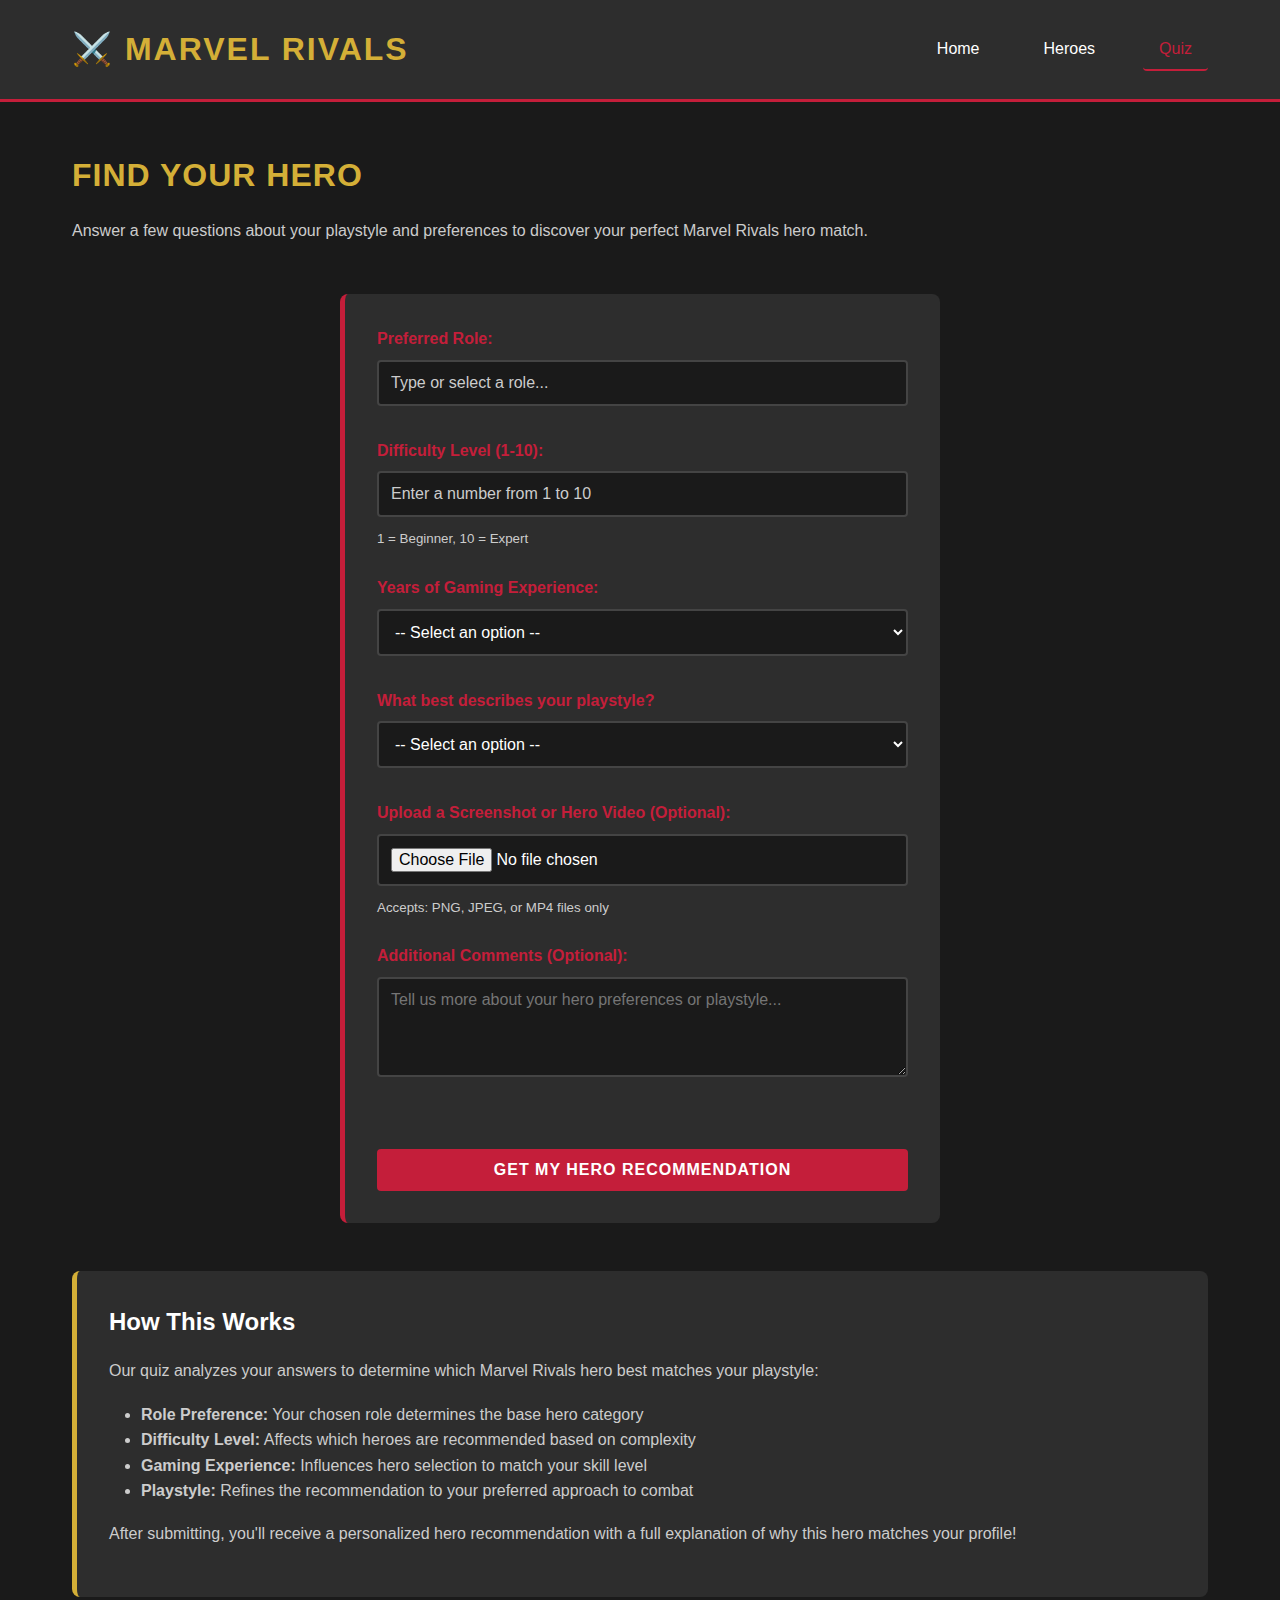
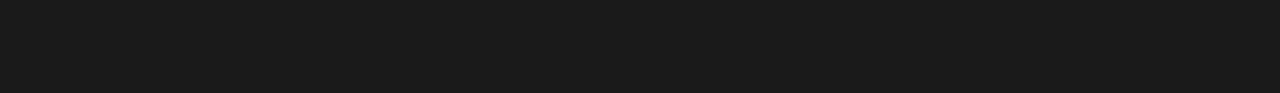
<file: quiz.html>
<!DOCTYPE html>
<html lang="en">
<head>
    <!-- HTML Meta Information -->
    <meta charset="UTF-8">
    <meta name="viewport" content="width=device-width, initial-scale=1.0">
    <meta name="description" content="Marvel Rivals - Hero Recommendation Quiz">
    <title>Marvel Rivals - Quiz</title>
    
    <!-- CSS Stylesheet -->
    <link rel="stylesheet" href="style.css">
</head>
<body>
    <!-- Header with Navigation Bar -->
    <header>
        <div class="header-container">
            <a href="index.html" class="logo">⚔️ MARVEL RIVALS</a>
            <nav>
                <a href="index.html">Home</a>
                <a href="heroes.html">Heroes</a>
                <a href="quiz.html" class="active">Quiz</a>
            </nav>
        </div>
    </header>

    <!-- Main Content Section -->
    <main>
        <!-- Page Title -->
        <section>
            <h1>Find Your Hero</h1>
            <p>Answer a few questions about your playstyle and preferences to discover your perfect Marvel Rivals hero match.</p>
        </section>

        <!-- Quiz Form Section -->
        <section>
            <!-- 
                FORM ELEMENT - Required for project
                The <form> element creates an interactive questionnaire
                action="recommended.html" - specifies the page where form data should be sent when submitted
                This simulates form submission by loading the results page
            -->
            <form action="recommended.html" method="GET">
                
                <!-- 
                    DATALIST ELEMENT - Required for project
                    <datalist> provides autocomplete suggestions for text inputs
                    The id="roleList" connects this datalist to the role input field using list attribute
                    Users can either type freely OR select from: Duelist, Vanguard, Strategist
                    This is useful for guiding users while still allowing custom input
                -->
                <div class="form-group">
                    <label for="heroRole">Preferred Role:</label>
                    <input 
                        type="text" 
                        id="heroRole" 
                        name="role" 
                        list="roleList"
                        placeholder="Type or select a role..."
                        required
                    >
                    <datalist id="roleList">
                        <option value="Duelist">Duelist - Aggressive, damage-focused offensive hero</option>
                        <option value="Vanguard">Vanguard - Defensive, protection-oriented frontline hero</option>
                        <option value="Strategist">Strategist - Support, healing and utility-focused hero</option>
                    </datalist>
                </div>

                <!-- 
                    INPUTMODE ATTRIBUTE - Required for project
                    inputmode="numeric" optimizes the mobile keyboard to display a numeric keypad
                    This improves user experience on mobile devices for numeric inputs
                    The difficulty level ranges from 1 (beginner) to 10 (expert)
                -->
                <div class="form-group">
                    <label for="difficulty">Difficulty Level (1-10):</label>
                    <input 
                        type="number" 
                        id="difficulty" 
                        name="difficulty" 
                        inputmode="numeric"
                        min="1" 
                        max="10" 
                        placeholder="Enter a number from 1 to 10"
                        required
                    >
                    <small style="color: var(--text-gray);">1 = Beginner, 10 = Expert</small>
                </div>

                <!-- Experience with similar games -->
                <div class="form-group">
                    <label for="experience">Years of Gaming Experience:</label>
                    <select id="experience" name="experience" required>
                        <option value="">-- Select an option --</option>
                        <option value="0-1">Less than 1 year</option>
                        <option value="1-3">1-3 years</option>
                        <option value="3-5">3-5 years</option>
                        <option value="5+">5+ years</option>
                    </select>
                </div>

                <!-- Playstyle preference -->
                <div class="form-group">
                    <label for="playstyle">What best describes your playstyle?</label>
                    <select id="playstyle" name="playstyle" required>
                        <option value="">-- Select an option --</option>
                        <option value="aggressive">Aggressive - I like to attack and eliminate enemies</option>
                        <option value="defensive">Defensive - I prefer to protect and support my team</option>
                        <option value="tactical">Tactical - I enjoy planning and out-thinking opponents</option>
                        <option value="balanced">Balanced - I adapt to the situation</option>
                    </select>
                </div>

                <!-- 
                    ACCEPT ATTRIBUTE - Required for project
                    accept="image/png, image/jpeg, video/mp4" restricts file input to specific file types
                    This validates file uploads before they reach the server
                    Users can only select PNG images, JPEG images, or MP4 videos
                    The browser will filter the file picker to show only these types
                -->
                <div class="form-group">
                    <label for="heroScreenshot">Upload a Screenshot or Hero Video (Optional):</label>
                    <input 
                        type="file" 
                        id="heroScreenshot" 
                        name="screenshot"
                        accept="image/png, image/jpeg, video/mp4"
                    >
                    <small style="color: var(--text-gray);">Accepts: PNG, JPEG, or MP4 files only</small>
                </div>

                <!-- Additional comments -->
                <div class="form-group">
                    <label for="comments">Additional Comments (Optional):</label>
                    <textarea 
                        id="comments" 
                        name="comments" 
                        placeholder="Tell us more about your hero preferences or playstyle..."
                    ></textarea>
                </div>

                <!-- 
                    BUTTON ELEMENT - Required for project
                    The <button> element with type="submit" sends the form data to the page specified in the form's action attribute
                    In this case, it submits to "recommended.html" where the quiz results are displayed
                    type="submit" is implicit but specified for clarity
                -->
                <button type="submit" class="button" style="width: 100%; margin-top: 2rem;">
                    Get My Hero Recommendation
                </button>
            </form>
        </section>

        <!-- Information about the quiz -->
        <section style="background-color: var(--secondary-dark); padding: 2rem; border-radius: 8px; margin-top: 3rem; border-left: 5px solid var(--accent-gold);">
            <h3>How This Works</h3>
            <p>Our quiz analyzes your answers to determine which Marvel Rivals hero best matches your playstyle:</p>
            <ul style="margin-left: 2rem; color: var(--text-gray);">
                <li><strong>Role Preference:</strong> Your chosen role determines the base hero category</li>
                <li><strong>Difficulty Level:</strong> Affects which heroes are recommended based on complexity</li>
                <li><strong>Gaming Experience:</strong> Influences hero selection to match your skill level</li>
                <li><strong>Playstyle:</strong> Refines the recommendation to your preferred approach to combat</li>
            </ul>
            <p style="margin-top: 1rem;">After submitting, you'll receive a personalized hero recommendation with a full explanation of why this hero matches your profile!</p>
        </section>
    </main>


</body>
</html>
</file>
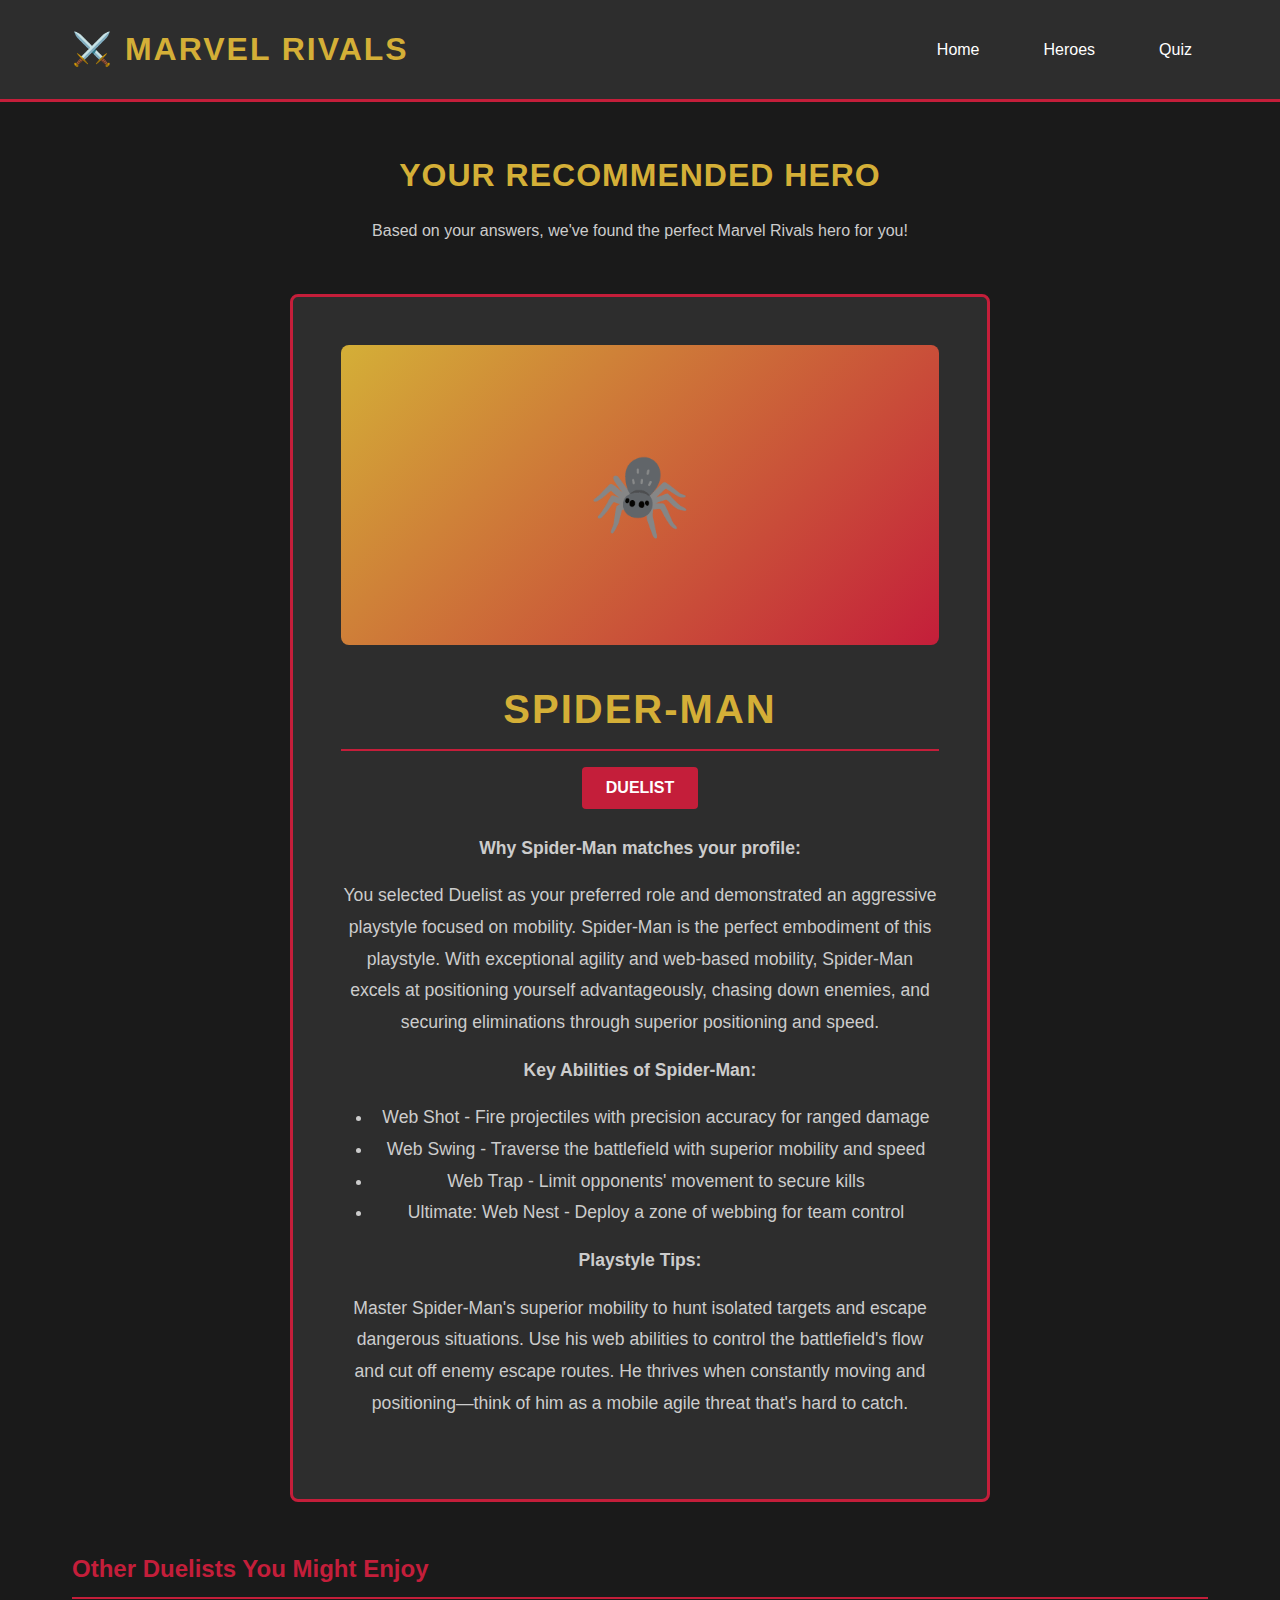
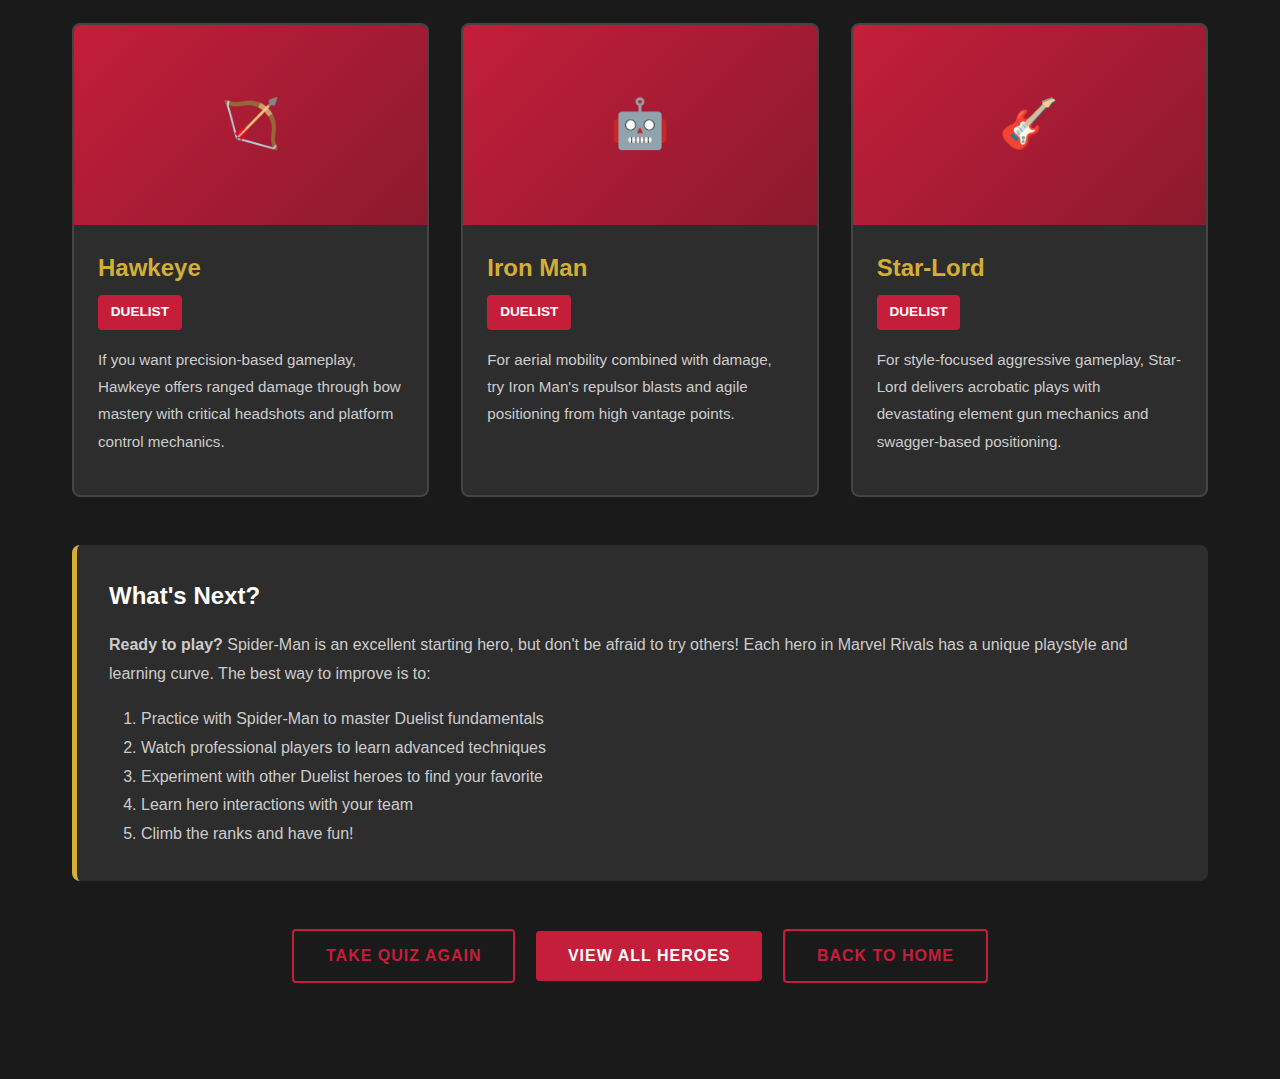
<file: recommended.html>
<!DOCTYPE html>
<html lang="en">
<head>
    <!-- HTML Meta Information -->
    <meta charset="UTF-8">
    <meta name="viewport" content="width=device-width, initial-scale=1.0">
    <meta name="description" content="Marvel Rivals - Your Hero Recommendation">
    <title>Marvel Rivals - Your Hero</title>
    
    <!-- CSS Stylesheet -->
    <link rel="stylesheet" href="style.css">
</head>
<body>
    <!-- Header with Navigation Bar -->
    <header>
        <div class="header-container">
            <a href="index.html" class="logo">⚔️ MARVEL RIVALS</a>
            <nav>
                <a href="index.html">Home</a>
                <a href="heroes.html">Heroes</a>
                <a href="quiz.html">Quiz</a>
            </nav>
        </div>
    </header>

    <!-- Main Content Section -->
    <main>
        <!-- Page Title -->
        <section class="text-center">
            <h1>Your Recommended Hero</h1>
            <p>Based on your answers, we've found the perfect Marvel Rivals hero for you!</p>
        </section>

        <!-- Hero Result Card - Styled hero presentation section -->
        <section>
            <div class="result-container">
                <!-- Hero Icon/Image -->
                <div class="result-hero-image">🕷️</div>
                
                <!-- Hero Name -->
                <h2 class="result-hero-name">Spider-Man</h2>
                
                <!-- Hero Role Badge -->
                <span class="result-hero-role">Duelist</span>
                
                <!-- Explanation of recommendation -->
                <div class="result-explanation">
                    <p><strong>Why Spider-Man matches your profile:</strong></p>
                    <p>You selected Duelist as your preferred role and demonstrated an aggressive playstyle focused on mobility. Spider-Man is the perfect embodiment of this playstyle. With exceptional agility and web-based mobility, Spider-Man excels at positioning yourself advantageously, chasing down enemies, and securing eliminations through superior positioning and speed.</p>
                    <p style="margin-top: 1rem;"><strong>Key Abilities of Spider-Man:</strong></p>
                    <ul style="margin-left: 2rem; margin-top: 0.5rem;">
                        <li>Web Shot - Fire projectiles with precision accuracy for ranged damage</li>
                        <li>Web Swing - Traverse the battlefield with superior mobility and speed</li>
                        <li>Web Trap - Limit opponents' movement to secure kills</li>
                        <li>Ultimate: Web Nest - Deploy a zone of webbing for team control</li>
                    </ul>
                    <p style="margin-top: 1rem;"><strong>Playstyle Tips:</strong></p>
                    <p>Master Spider-Man's superior mobility to hunt isolated targets and escape dangerous situations. Use his web abilities to control the battlefield's flow and cut off enemy escape routes. He thrives when constantly moving and positioning—think of him as a mobile agile threat that's hard to catch.</p>
                </div>
            </div>
        </section>

        <!-- Alternative Heroes -->
        <section>
            <h2>Other Duelists You Might Enjoy</h2>
            <div class="heroes-grid">
                <!-- Hawkeye Alternative -->
                <div class="hero-card">
                    <div class="hero-image">🏹</div>
                    <div class="hero-content">
                        <h3>Hawkeye</h3>
                        <span class="hero-role">Duelist</span>
                        <p class="hero-description">If you want precision-based gameplay, Hawkeye offers ranged damage through bow mastery with critical headshots and platform control mechanics.</p>
                    </div>
                </div>

                <!-- Iron Man Alternative -->
                <div class="hero-card">
                    <div class="hero-image">🤖</div>
                    <div class="hero-content">
                        <h3>Iron Man</h3>
                        <span class="hero-role">Duelist</span>
                        <p class="hero-description">For aerial mobility combined with damage, try Iron Man's repulsor blasts and agile positioning from high vantage points.</p>
                    </div>
                </div>

                <!-- Star-Lord Alternative -->
                <div class="hero-card">
                    <div class="hero-image">🎸</div>
                    <div class="hero-content">
                        <h3>Star-Lord</h3>
                        <span class="hero-role">Duelist</span>
                        <p class="hero-description">For style-focused aggressive gameplay, Star-Lord delivers acrobatic plays with devastating element gun mechanics and swagger-based positioning.</p>
                    </div>
                </div>
            </div>
        </section>

        <!-- Next Steps -->
        <section style="background-color: var(--secondary-dark); padding: 2rem; border-radius: 8px; border-left: 5px solid var(--accent-gold);">
            <h3>What's Next?</h3>
            <p><strong>Ready to play?</strong> Spider-Man is an excellent starting hero, but don't be afraid to try others! Each hero in Marvel Rivals has a unique playstyle and learning curve. The best way to improve is to:</p>
            <ol style="margin-left: 2rem; color: var(--text-gray); line-height: 1.8;">
                <li>Practice with Spider-Man to master Duelist fundamentals</li>
                <li>Watch professional players to learn advanced techniques</li>
                <li>Experiment with other Duelist heroes to find your favorite</li>
                <li>Learn hero interactions with your team</li>
                <li>Climb the ranks and have fun!</li>
            </ol>
        </section>

        <!-- Action Buttons -->
        <section class="text-center mt-2">
            <a href="quiz.html" class="button-secondary button" style="margin-right: 1rem;">Take Quiz Again</a>
            <a href="heroes.html" class="button">View All Heroes</a>
            <a href="index.html" class="button-secondary button" style="margin-left: 1rem;">Back to Home</a>
        </section>
    </main>

</body>
</html>
</file>
<file: style.css>
/* ============================================
   MARVEL RIVALS - CSS STYLESHEET
   ============================================ */

/* --- ROOT VARIABLES & GLOBAL STYLES --- */
:root {
  /* Dark Marvel Theme Colors */
  --primary-dark: #1a1a1a;
  --secondary-dark: #2d2d2d;
  --accent-red: #c41e3a;
  --accent-gold: #d4af37;
  --text-light: #ffffff;
  --text-gray: #cccccc;
  --border-color: #444444;
  
  /* Typography */
  --font-family: 'Segoe UI', Tahoma, Geneva, Verdana, sans-serif;
  --font-size-base: 16px;
  --font-size-large: 24px;
  --font-size-xl: 32px;
}

* {
  margin: 0;
  padding: 0;
  box-sizing: border-box;
}

html {
  scroll-behavior: smooth;
}

body {
  font-family: var(--font-family);
  background-color: var(--primary-dark);
  color: var(--text-light);
  line-height: 1.6;
  font-size: var(--font-size-base);
}

/* --- HEADER & NAVIGATION --- */
header {
  background-color: var(--secondary-dark);
  border-bottom: 3px solid var(--accent-red);
  padding: 1.5rem 0;
  position: sticky;
  top: 0;
  z-index: 100;
}

.header-container {
  max-width: 1200px;
  margin: 0 auto;
  padding: 0 2rem;
  display: flex;
  justify-content: space-between;
  align-items: center;
}

.logo {
  font-size: var(--font-size-xl);
  font-weight: bold;
  color: var(--accent-gold);
  text-decoration: none;
  letter-spacing: 2px;
}

.logo:hover {
  color: var(--accent-red);
  transition: color 0.3s ease;
}

/* Navigation Bar */
nav {
  display: flex;
  gap: 2rem;
}

nav a {
  color: var(--text-light);
  text-decoration: none;
  font-weight: 500;
  padding: 0.5rem 1rem;
  border-radius: 4px;
  transition: all 0.3s ease;
}

nav a:hover {
  background-color: var(--accent-red);
  color: var(--accent-gold);
}

nav a.active {
  border-bottom: 2px solid var(--accent-red);
  color: var(--accent-red);
}

/* --- MAIN CONTENT --- */
main {
  max-width: 1200px;
  margin: 0 auto;
  padding: 3rem 2rem;
}

section {
  margin-bottom: 3rem;
}

h1 {
  font-size: var(--font-size-xl);
  margin-bottom: 1rem;
  color: var(--accent-gold);
  text-transform: uppercase;
  letter-spacing: 1px;
}

h2 {
  font-size: var(--font-size-large);
  margin-bottom: 1.5rem;
  color: var(--accent-red);
  border-bottom: 2px solid var(--accent-red);
  padding-bottom: 0.5rem;
}

h3 {
  font-size: 1.5rem;
  margin-bottom: 1rem;
  color: var(--text-light);
}

p {
  margin-bottom: 1rem;
  color: var(--text-gray);
  line-height: 1.8;
}

/* --- HERO SECTION (INDEX) --- */
.hero {
  background: linear-gradient(135deg, var(--secondary-dark) 0%, #3d1f1f 100%);
  padding: 4rem 2rem;
  border-radius: 8px;
  text-align: center;
  border-left: 5px solid var(--accent-gold);
  margin-bottom: 3rem;
}

.hero h1 {
  font-size: 3rem;
  margin-bottom: 1rem;
}

.hero p {
  font-size: 1.2rem;
  color: var(--text-light);
  margin-bottom: 2rem;
}

/* --- ROLE CARDS (INDEX) --- */
.roles-grid {
  display: grid;
  grid-template-columns: repeat(auto-fit, minmax(300px, 1fr));
  gap: 2rem;
  margin-bottom: 3rem;
}

.role-card {
  background-color: var(--secondary-dark);
  border: 2px solid var(--border-color);
  border-left: 5px solid var(--accent-red);
  padding: 2rem;
  border-radius: 6px;
  transition: all 0.3s ease;
}

.role-card:hover {
  border-color: var(--accent-red);
  box-shadow: 0 0 20px rgba(196, 30, 58, 0.3);
  transform: translateY(-5px);
}

.role-card h3 {
  color: var(--accent-red);
  margin-bottom: 1rem;
  font-size: 1.5rem;
}

.role-card p {
  color: var(--text-gray);
}

/* --- HERO CARDS (HEROES PAGE) --- */
.heroes-grid {
  display: grid;
  grid-template-columns: repeat(auto-fill, minmax(280px, 1fr));
  gap: 2rem;
}

.hero-card {
  background-color: var(--secondary-dark);
  border: 2px solid var(--border-color);
  border-radius: 8px;
  overflow: hidden;
  transition: all 0.3s ease;
  cursor: pointer;
}

.hero-card:hover {
  transform: translateY(-10px);
  box-shadow: 0 10px 30px rgba(196, 30, 58, 0.5);
  border-color: var(--accent-red);
}

.hero-image {
  background: linear-gradient(135deg, var(--accent-red) 0%, #8b1a2e 100%);
  height: 200px;
  display: flex;
  align-items: center;
  justify-content: center;
  font-size: 3rem;
  color: var(--accent-gold);
}

.hero-content {
  padding: 1.5rem;
}

.hero-content h3 {
  color: var(--accent-gold);
  margin-bottom: 0.5rem;
}

.hero-role {
  display: inline-block;
  background-color: var(--accent-red);
  color: var(--text-light);
  padding: 0.4rem 0.8rem;
  border-radius: 4px;
  font-size: 0.85rem;
  font-weight: bold;
  margin-bottom: 1rem;
  text-transform: uppercase;
}

.hero-description {
  color: var(--text-gray);
  font-size: 0.95rem;
}

/* --- FORM STYLES (QUIZ PAGE) --- */
form {
  background-color: var(--secondary-dark);
  padding: 2rem;
  border-radius: 8px;
  border-left: 5px solid var(--accent-red);
  max-width: 600px;
  margin: 2rem auto;
}

.form-group {
  margin-bottom: 1.5rem;
}

label {
  display: block;
  margin-bottom: 0.5rem;
  color: var(--accent-red);
  font-weight: 600;
  font-size: 1rem;
}

/* Form comment explaining datalist */
/* <datalist> provides autocomplete functionality: users can either type freely or select from predefined options */
/* This is useful for role selection where we want to guide users but allow custom input */

/* Form comment explaining inputmode */
/* inputmode="numeric" optimizes mobile keyboards to show a numeric keypad for number inputs */
/* In this case, it's used for the difficulty level field */

/* Form comment explaining accept */
/* accept attribute restricts file input to specific file types (image/png, image/jpeg, video/mp4) */
/* This helps validate uploads before server-side processing */

/* Form comment explaining action */
/* action attribute specifies where the form data should be sent when submitted */
/* In this case, action="recommended.html" loads the results page with the user's selections */

input,
textarea,
select {
  width: 100%;
  padding: 0.75rem;
  margin-bottom: 0.5rem;
  background-color: var(--primary-dark);
  border: 2px solid var(--border-color);
  border-radius: 4px;
  color: var(--text-light);
  font-family: var(--font-family);
  font-size: 1rem;
  transition: border-color 0.3s ease;
}

input:focus,
textarea:focus,
select:focus {
  outline: none;
  border-color: var(--accent-red);
  box-shadow: 0 0 5px rgba(196, 30, 58, 0.3);
}

input::placeholder {
  color: var(--text-gray);
}

textarea {
  resize: vertical;
  min-height: 100px;
}

/* Datalist option styling */
input::-webkit-calendar-picker-indicator {
  filter: invert(1);
}

/* --- BUTTON STYLES --- */
button,
.button {
  background-color: var(--accent-red);
  color: var(--text-light);
  border: none;
  padding: 0.75rem 2rem;
  font-size: 1rem;
  font-weight: bold;
  border-radius: 4px;
  cursor: pointer;
  transition: all 0.3s ease;
  text-decoration: none;
  display: inline-block;
  text-transform: uppercase;
  letter-spacing: 1px;
}

button:hover,
.button:hover {
  background-color: var(--accent-gold);
  color: var(--primary-dark);
  transform: scale(1.05);
}

button:active,
.button:active {
  transform: scale(0.98);
}

.button-secondary {
  background-color: transparent;
  border: 2px solid var(--accent-red);
  color: var(--accent-red);
}

.button-secondary:hover {
  background-color: var(--accent-red);
  color: var(--text-light);
}

/* --- WILDCARD SECTION --- */
.wildcard-section {
  background: linear-gradient(135deg, #9932cc 0%, #ff1493 100%);
  padding: 3rem 2rem;
  border-radius: 8px;
  border: 3px solid #ff1493;
  margin: 3rem 0;
  text-align: center;
}

.wildcard-section h2 {
  color: #ffff00;
  text-shadow: 2px 2px 4px rgba(0, 0, 0, 0.7);
}

.wildcard-grid {
  display: grid;
  grid-template-columns: repeat(auto-fit, minmax(300px, 1fr));
  gap: 2rem;
  margin-top: 2rem;
}

.wildcard-card {
  background-color: rgba(255, 20, 147, 0.2);
  border: 3px solid #ffff00;
  border-radius: 8px;
  padding: 2rem;
  transition: all 0.3s ease;
  position: relative;
  overflow: hidden;
}

.wildcard-card::before {
  content: '';
  position: absolute;
  top: 0;
  left: 0;
  right: 0;
  bottom: 0;
  background: linear-gradient(45deg, transparent 30%, rgba(255, 255, 0, 0.1) 50%, transparent 70%);
  animation: shimmer 3s infinite;
}

@keyframes shimmer {
  0% { transform: translateX(-100%); }
  100% { transform: translateX(100%); }
}

.wildcard-card:hover {
  transform: scale(1.05);
  box-shadow: 0 0 30px rgba(255, 20, 147, 0.8), 0 0 60px rgba(153, 50, 204, 0.5);
  border-color: #ffff00;
}

.wildcard-card h3 {
  color: #ffff00;
  font-size: 1.8rem;
  margin-bottom: 1rem;
  text-shadow: 2px 2px 4px rgba(0, 0, 0, 0.7);
  position: relative;
  z-index: 1;
}

.wildcard-roles {
  display: flex;
  gap: 0.5rem;
  justify-content: center;
  margin-bottom: 1rem;
  flex-wrap: wrap;
  position: relative;
  z-index: 1;
}

.wildcard-role {
  background: linear-gradient(135deg, #ff1493, #9932cc);
  color: #ffff00;
  padding: 0.4rem 0.8rem;
  border-radius: 4px;
  font-size: 0.8rem;
  font-weight: bold;
  text-transform: uppercase;
  letter-spacing: 1px;
  border: 1px solid #ffff00;
}

.wildcard-description {
  color: var(--text-light);
  font-size: 1rem;
  position: relative;
  z-index: 1;
  line-height: 1.8;
}

/* --- RESULT SECTION (RECOMMENDED PAGE) --- */
.result-container {
  background-color: var(--secondary-dark);
  padding: 3rem;
  border-radius: 8px;
  border: 3px solid var(--accent-red);
  max-width: 700px;
  margin: 2rem auto;
  text-align: center;
}

.result-hero-image {
  background: linear-gradient(135deg, var(--accent-gold) 0%, var(--accent-red) 100%);
  height: 300px;
  display: flex;
  align-items: center;
  justify-content: center;
  font-size: 5rem;
  border-radius: 8px;
  margin-bottom: 2rem;
  color: var(--text-light);
}

.result-hero-name {
  color: var(--accent-gold);
  font-size: 2.5rem;
  margin-bottom: 1rem;
  text-transform: uppercase;
  letter-spacing: 2px;
}

.result-hero-role {
  background-color: var(--accent-red);
  color: var(--text-light);
  display: inline-block;
  padding: 0.5rem 1.5rem;
  border-radius: 4px;
  font-weight: bold;
  margin-bottom: 1.5rem;
  text-transform: uppercase;
}

.result-explanation {
  color: var(--text-gray);
  font-size: 1.1rem;
  margin-bottom: 2rem;
  line-height: 1.8;
}

/* --- FOOTER --- */
footer {
  background-color: var(--secondary-dark);
  border-top: 3px solid var(--accent-red);
  padding: 2rem;
  text-align: center;
  color: var(--text-gray);
  margin-top: 4rem;
}

footer p {
  margin-bottom: 0.5rem;
  color: var(--text-gray);
}

/* --- UTILITY CLASSES --- */
.text-center {
  text-align: center;
}

.mt-2 {
  margin-top: 2rem;
}

.mb-2 {
  margin-bottom: 2rem;
}

.container {
  max-width: 1200px;
  margin: 0 auto;
  padding: 0 2rem;
}

/* --- RESPONSIVE DESIGN --- */
@media (max-width: 768px) {
  .header-container {
    flex-direction: column;
    gap: 1rem;
  }

  nav {
    flex-direction: column;
    gap: 0.5rem;
    width: 100%;
  }

  nav a {
    display: block;
    text-align: center;
  }

  h1 {
    font-size: 1.8rem;
  }

  h2 {
    font-size: 1.5rem;
  }

  .hero {
    padding: 2rem 1rem;
  }

  .hero h1 {
    font-size: 2rem;
  }

  .roles-grid {
    grid-template-columns: 1fr;
  }

  .heroes-grid {
    grid-template-columns: repeat(auto-fill, minmax(250px, 1fr));
    gap: 1.5rem;
  }

  form {
    padding: 1.5rem;
  }

  .result-container {
    padding: 1.5rem;
  }

  .result-hero-image {
    height: 200px;
    font-size: 3rem;
  }

  .result-hero-name {
    font-size: 1.8rem;
  }

  main {
    padding: 2rem 1rem;
  }
}

@media (max-width: 480px) {
  :root {
    --font-size-base: 14px;
    --font-size-large: 20px;
    --font-size-xl: 24px;
  }

  h1 {
    font-size: 1.5rem;
  }

  h2 {
    font-size: 1.2rem;
  }

  .hero h1 {
    font-size: 1.5rem;
  }

  button,
  .button {
    padding: 0.6rem 1.2rem;
    font-size: 0.9rem;
  }

  .roles-grid,
  .heroes-grid {
    gap: 1rem;
  }
}
</file>
